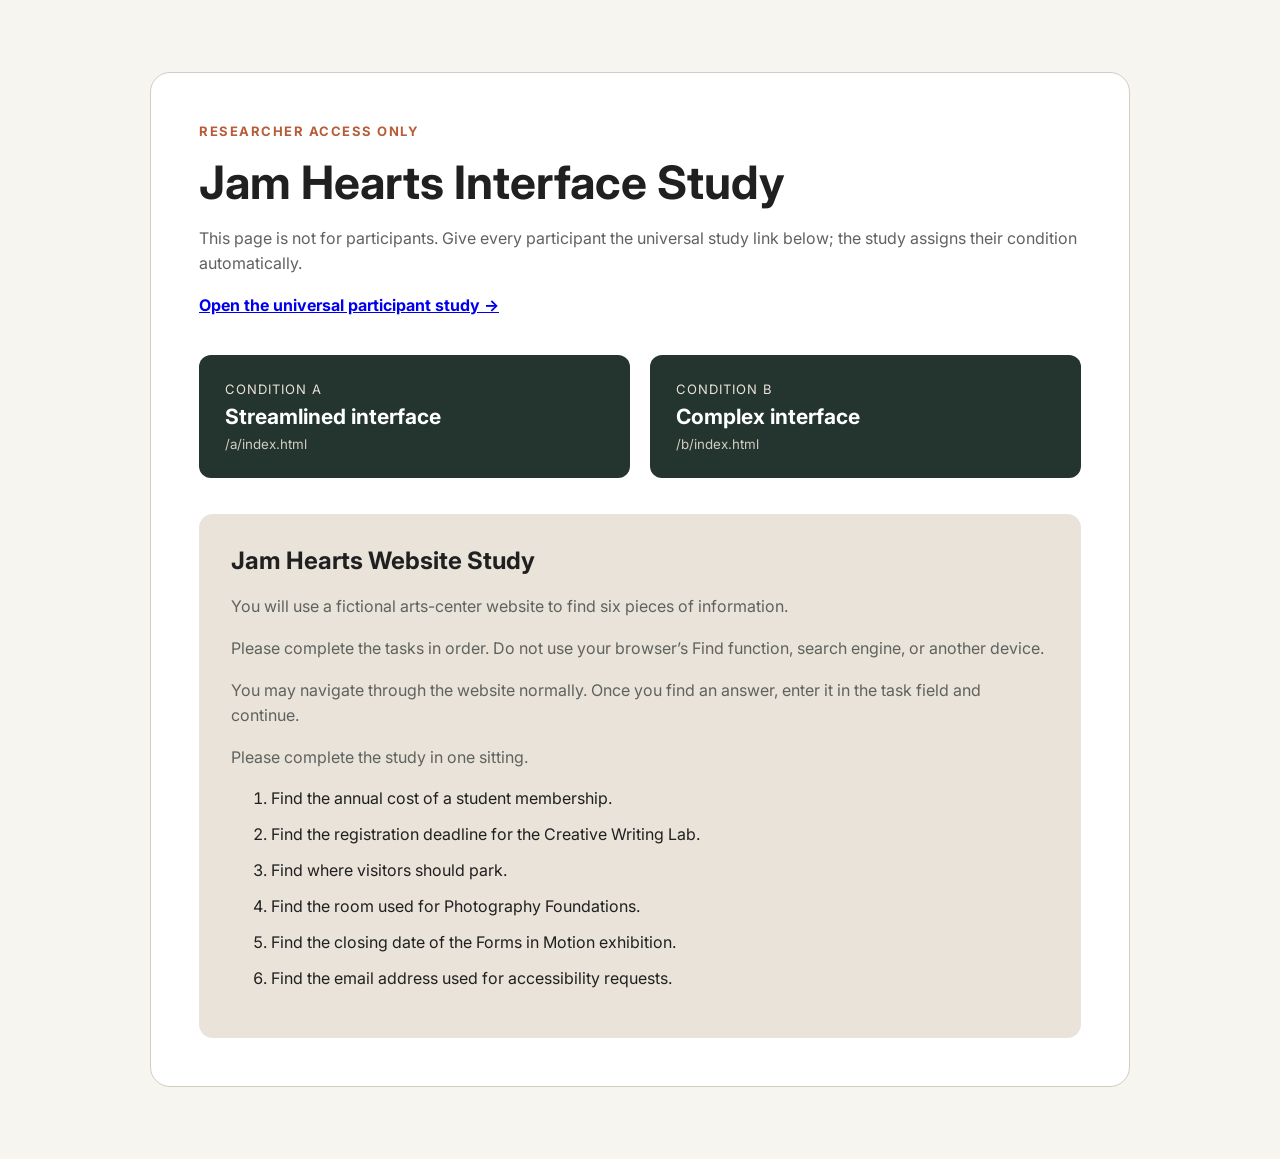
<file: index.html>
<!doctype html>
<html lang="en">
<head>
  <meta charset="utf-8">
  <meta name="viewport" content="width=device-width,initial-scale=1">
  <title>Jam Hearts Interface Study</title>
  <link rel="icon" href="favicon.svg">
  <link rel="preconnect" href="https://fonts.googleapis.com">
  <link rel="preconnect" href="https://fonts.gstatic.com" crossorigin>
  <link href="https://fonts.googleapis.com/css2?family=Inter:wght@400;600;700&display=swap" rel="stylesheet">
  <link rel="stylesheet" href="study.css">
</head>
<body>
  <main class="admin-shell">
    <section class="admin-card">
      <p class="admin-eyebrow">Researcher access only</p>
      <h1>Jam Hearts Interface Study</h1>
      <p>This page is not for participants. Give every participant the universal study link below; the study assigns their condition automatically.</p>
      <p><a href="study.html"><strong>Open the universal participant study →</strong></a></p>
      <div class="condition-links">
        <a href="a/index.html">
          <span>Condition A</span>
          <strong>Streamlined interface</strong>
          <small>/a/index.html</small>
        </a>
        <a href="b/index.html">
          <span>Condition B</span>
          <strong>Complex interface</strong>
          <small>/b/index.html</small>
        </a>
      </div>
      <div class="task-panel">
        <h2>Jam Hearts Website Study</h2>
        <p>You will use a fictional arts-center website to find six pieces of information.</p>
        <p>Please complete the tasks in order. Do not use your browser’s Find function, search engine, or another device.</p>
        <p>You may navigate through the website normally. Once you find an answer, enter it in the task field and continue.</p>
        <p>Please complete the study in one sitting.</p>
        <ol>
          <li>Find the annual cost of a student membership.</li>
          <li>Find the registration deadline for the Creative Writing Lab.</li>
          <li>Find where visitors should park.</li>
          <li>Find the room used for Photography Foundations.</li>
          <li>Find the closing date of the Forms in Motion exhibition.</li>
          <li>Find the email address used for accessibility requests.</li>
        </ol>
      </div>
    </section>
  </main>
</body>
</html>
</file>
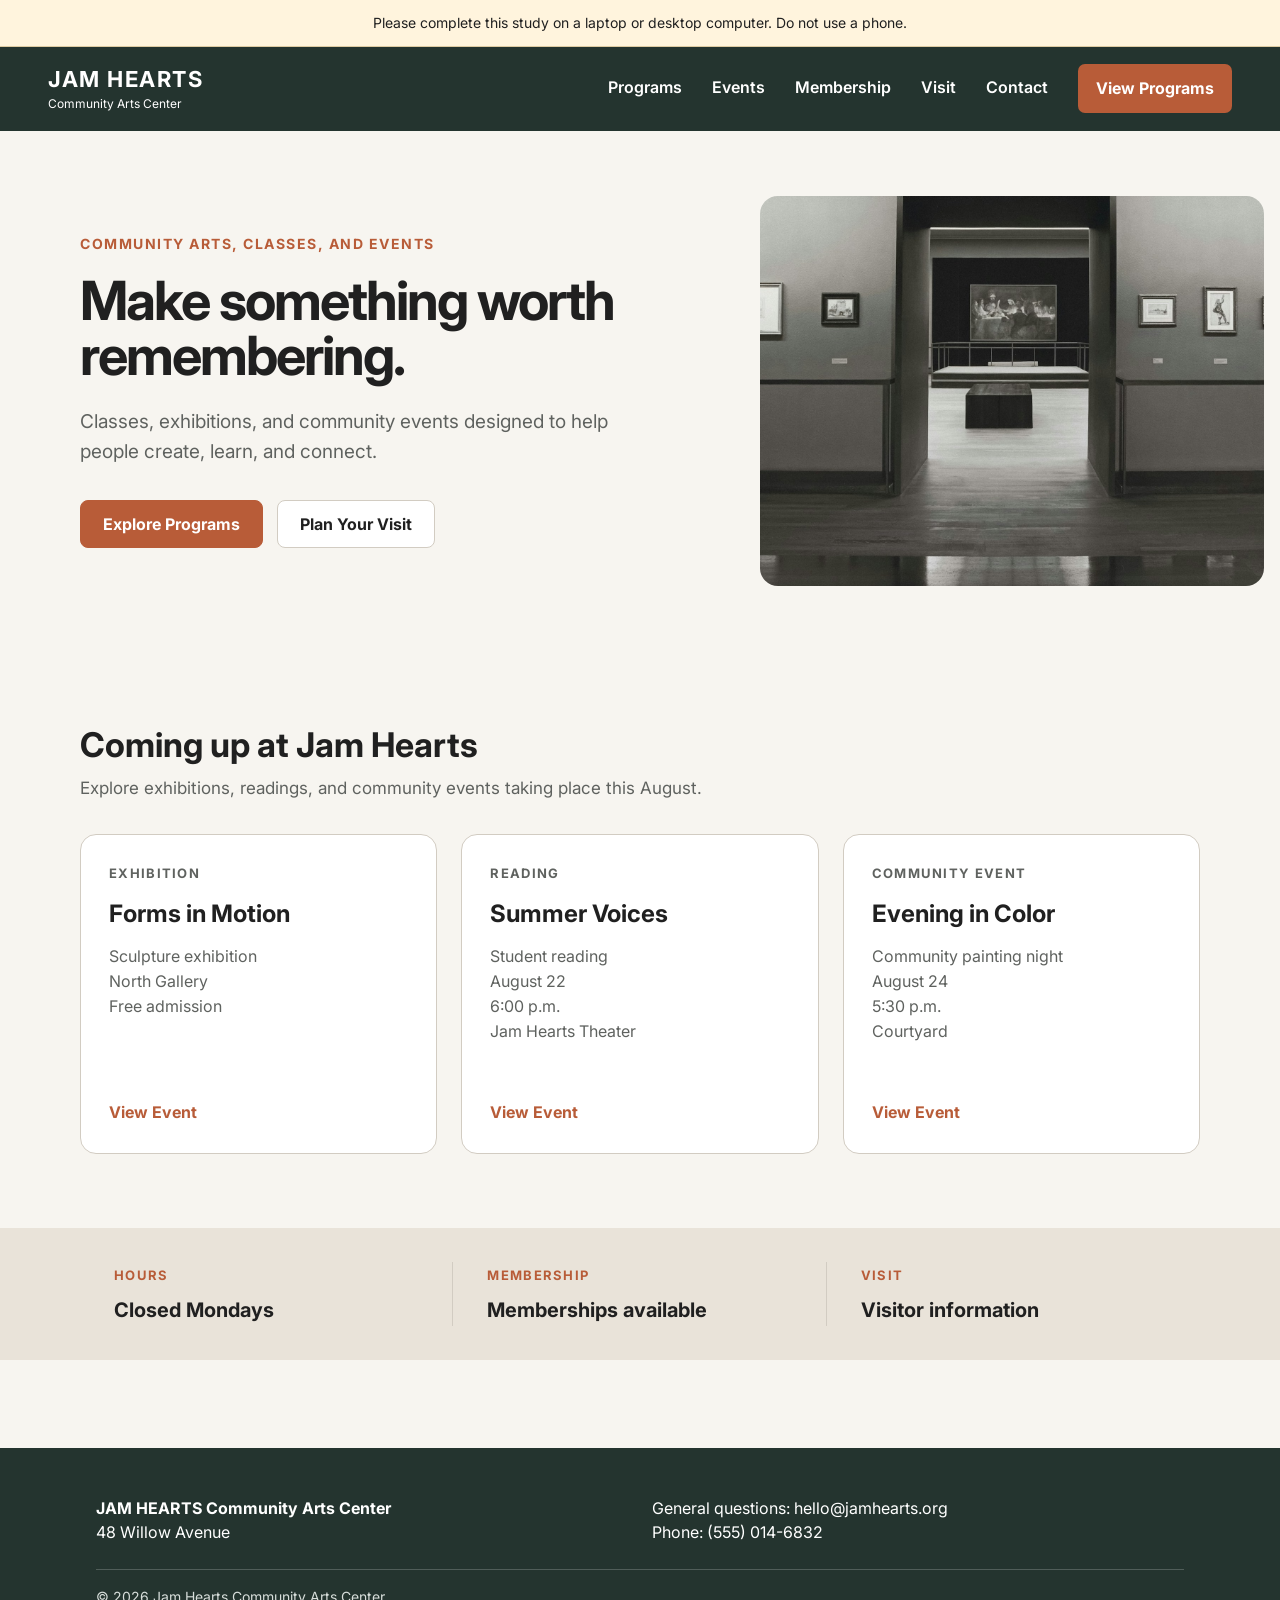
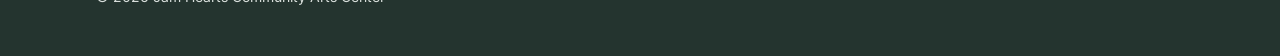
<file: a/index.html>
<!doctype html><html lang="en"><head><meta charset="utf-8"><meta name="viewport" content="width=device-width,initial-scale=1"><title>Jam Hearts Community Arts Center</title><link rel="stylesheet" href="../shared/reset.css"><link rel="stylesheet" href="../shared/base.css"><link rel="stylesheet" href="style-a.css"></head><body data-page="home"><div id="site-header"></div><main class="site-main"><section class="container hero-a"><div class="hero-copy"><p class="eyebrow">Community arts, classes, and events</p><h1>Make something worth remembering.</h1><p>Classes, exhibitions, and community events designed to help people create, learn, and connect.</p><div class="hero-actions"><a class="button" href="programs.html">Explore Programs</a><a class="button light" href="visit.html">Plan Your Visit</a></div></div><img class="hero-image" src="../shared/assets/hero-placeholder.jpg" alt="A neutral community art studio"></section><section class="section"><div class="container"><h2 class="section-heading">Coming up at Jam Hearts</h2><p class="section-sub">Explore exhibitions, readings, and community events taking place this August.</p><div class="card-grid"><article class="event-card"><p class="category">EXHIBITION</p><h3>Forms in Motion</h3><p>Sculpture exhibition<br>North Gallery<br>Free admission</p><a class="text-link" href="events.html">View Event</a></article><article class="event-card"><p class="category">READING</p><h3>Summer Voices</h3><p>Student reading<br>August 22<br>6:00 p.m.<br>Jam Hearts Theater</p><a class="text-link" href="events.html">View Event</a></article><article class="event-card"><p class="category">COMMUNITY EVENT</p><h3>Evening in Color</h3><p>Community painting night<br>August 24<br>5:30 p.m.<br>Courtyard</p><a class="text-link" href="events.html">View Event</a></article></div></div></section><section class="quick-strip"><div class="container quick-grid"><div><span class="category">HOURS</span><strong>Closed Mondays</strong></div><div><span class="category">MEMBERSHIP</span><strong>Memberships available</strong></div><div><span class="category">VISIT</span><strong>Visitor information</strong></div></div></section></main><div id="site-footer"></div><script src="script-a.js"></script></body></html>
</file>
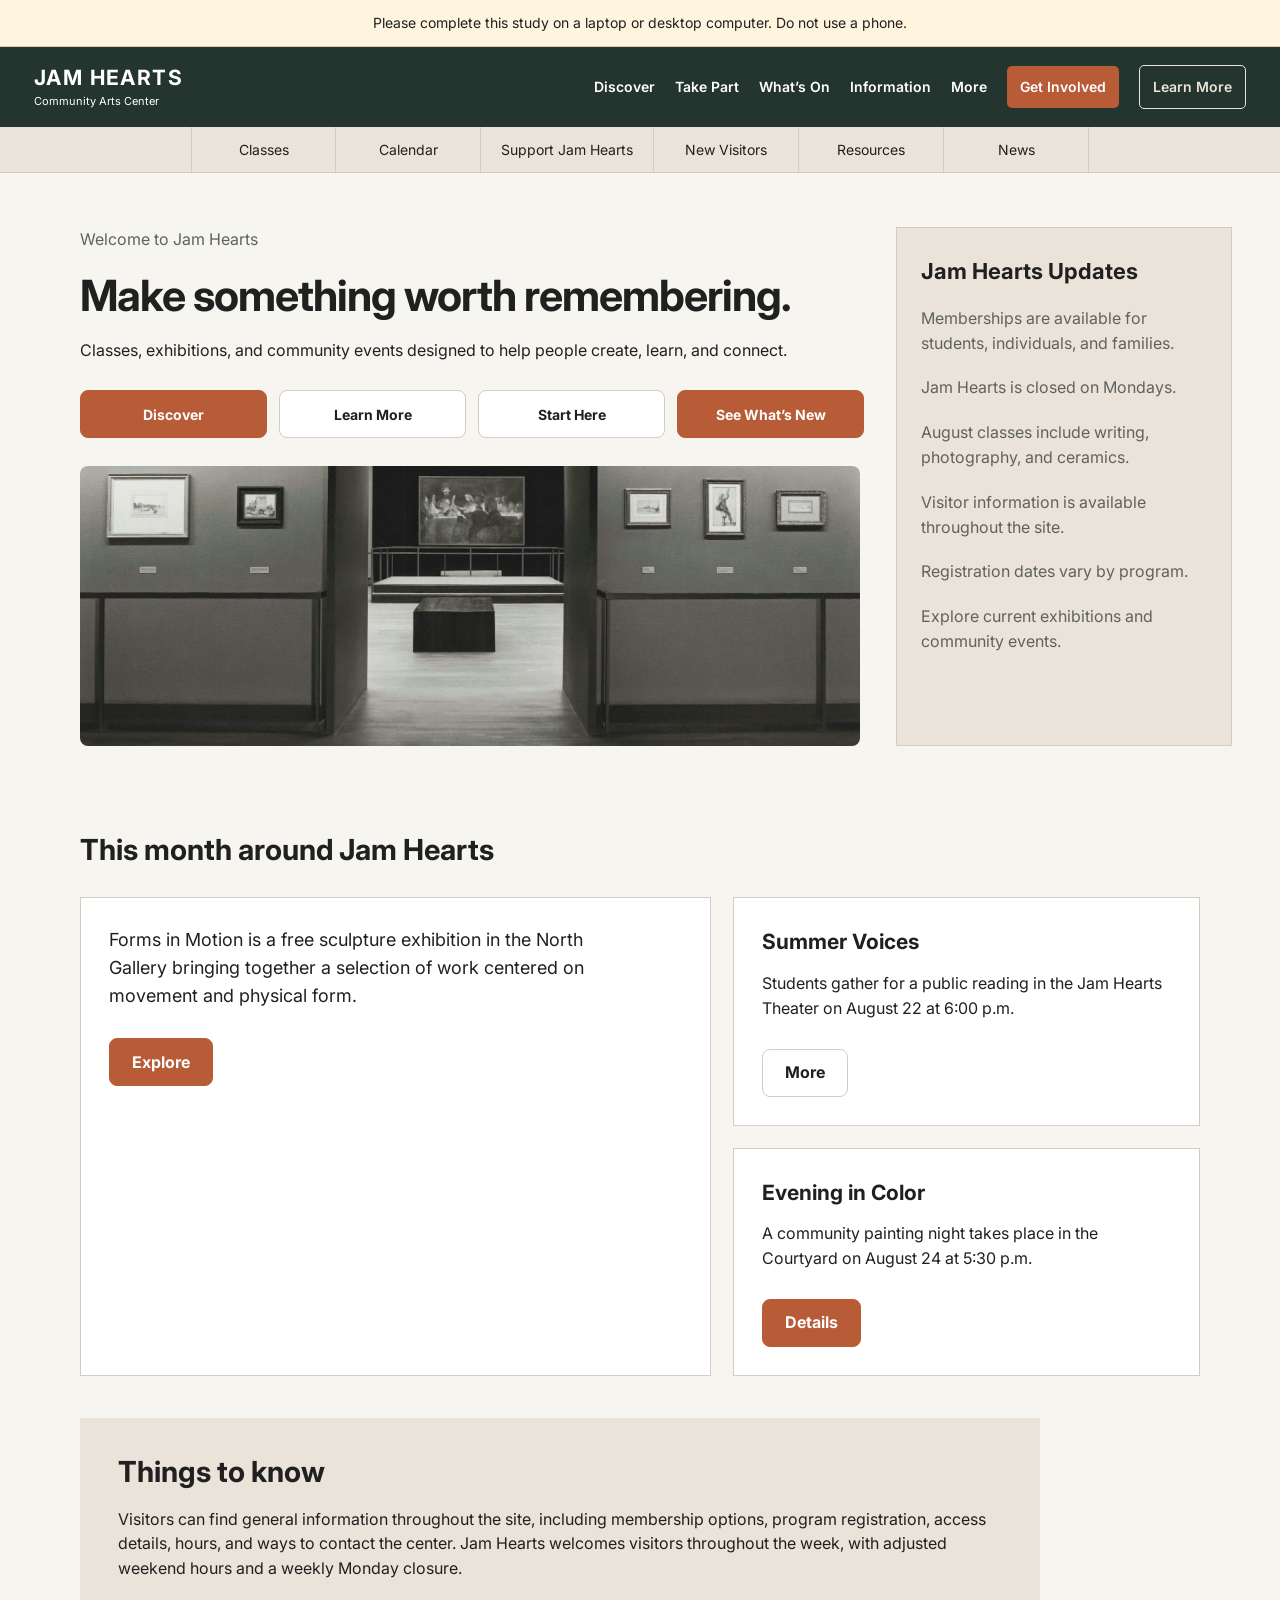
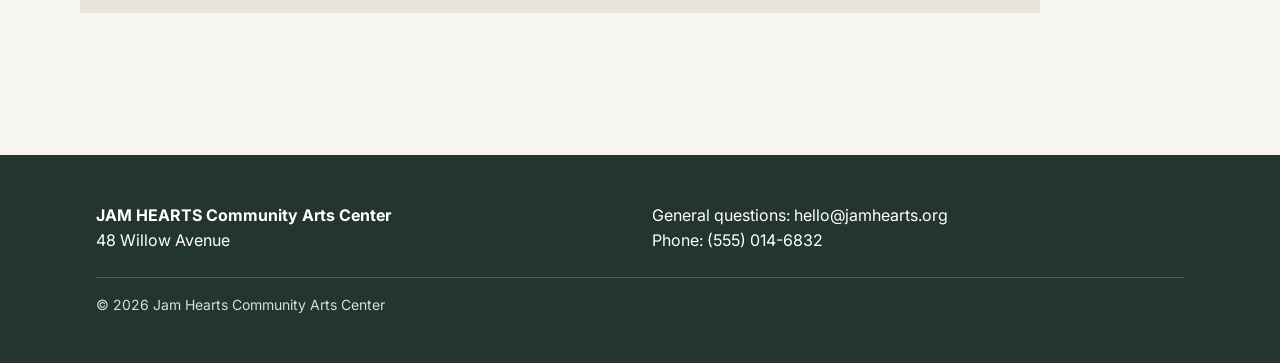
<file: b/index.html>
<!doctype html><html lang="en"><head><meta charset="utf-8"><meta name="viewport" content="width=device-width,initial-scale=1"><title>Jam Hearts Community Arts Center</title><link rel="stylesheet" href="../shared/reset.css"><link rel="stylesheet" href="../shared/base.css"><link rel="stylesheet" href="style-b.css"></head><body><div id="site-header"></div><main class="site-main"><section class="container top-b"><div class="top-copy"><p class="welcome">Welcome to Jam Hearts</p><h1>Make something worth remembering.</h1><p>Classes, exhibitions, and community events designed to help people create, learn, and connect.</p><div class="button-row"><a class="button" href="programs.html">Discover</a><a class="button light" href="events.html">Learn More</a><a class="button light" href="visit.html">Start Here</a><a class="button" href="membership.html">See What’s New</a></div><img class="hero-wide" src="../shared/assets/hero-placeholder.jpg" alt="A neutral community art studio"></div><aside class="updates"><h2>Jam Hearts Updates</h2><p>Memberships are available for students, individuals, and families.</p><p>Jam Hearts is closed on Mondays.</p><p>August classes include writing, photography, and ceramics.</p><p>Visitor information is available throughout the site.</p><p>Registration dates vary by program.</p><p>Explore current exhibitions and community events.</p></aside></section><section class="container section-b"><h2>This month around Jam Hearts</h2><div class="event-mosaic"><article class="large-card"><p>Forms in Motion is a free sculpture exhibition in the North Gallery bringing together a selection of work centered on movement and physical form.</p><a class="button" href="events.html">Explore</a></article><article class="small-card"><h3>Summer Voices</h3><p>Students gather for a public reading in the Jam Hearts Theater on August 22 at 6:00 p.m.</p><a class="button light" href="events.html">More</a></article><article class="small-card"><h3>Evening in Color</h3><p>A community painting night takes place in the Courtyard on August 24 at 5:30 p.m.</p><a class="button" href="events.html">Details</a></article></div><div class="things"><h2>Things to know</h2><p>Visitors can find general information throughout the site, including membership options, program registration, access details, hours, and ways to contact the center. Jam Hearts welcomes visitors throughout the week, with adjusted weekend hours and a weekly Monday closure.</p></div></section></main><div id="site-footer"></div><script src="script-b.js"></script></body></html>
</file>
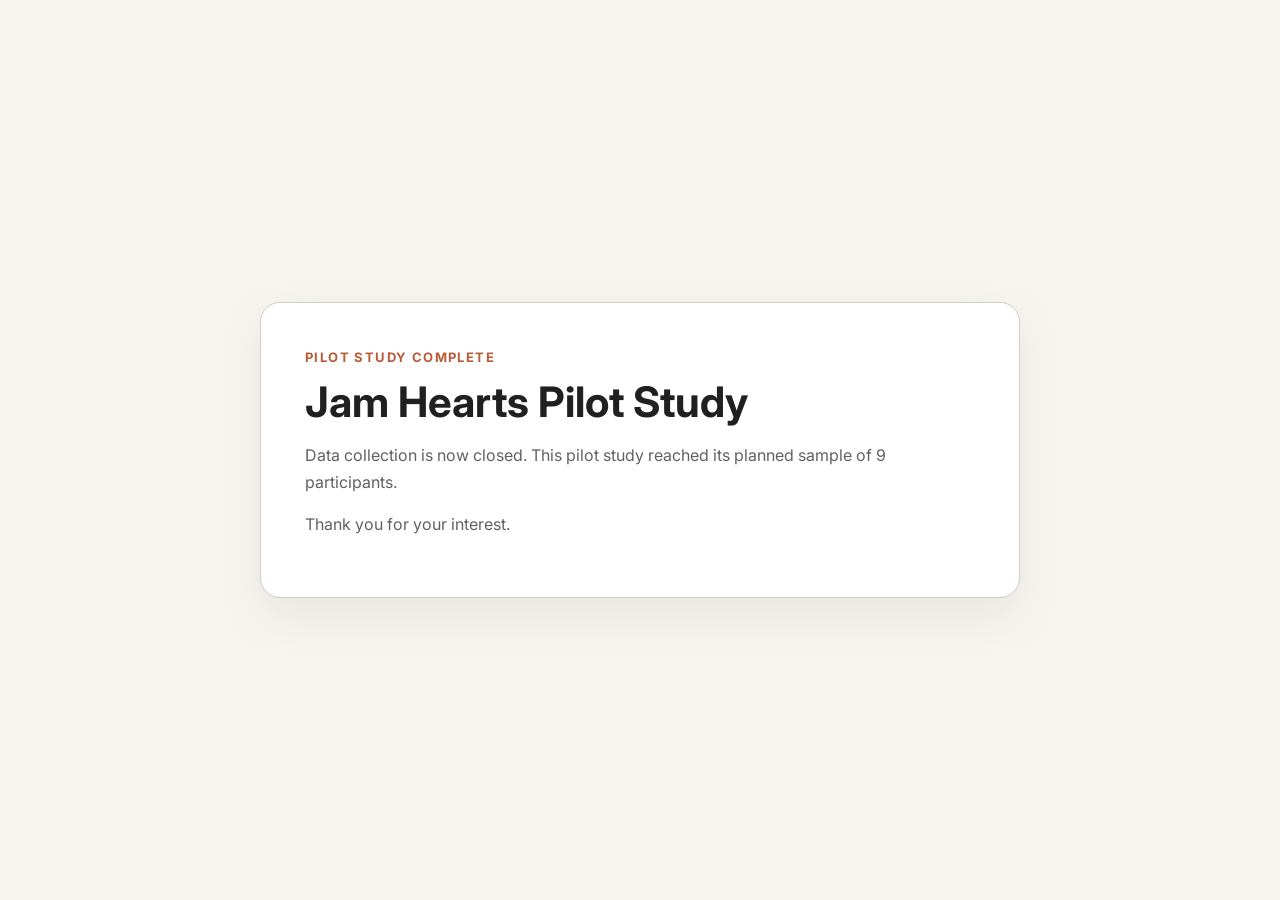
<file: study.html>
<!doctype html>
<html lang="en">
<head>
  <meta charset="utf-8">
  <meta name="viewport" content="width=device-width,initial-scale=1">
  <title>Jam Hearts Website Study</title>
  <link rel="icon" href="favicon.svg">
  <link rel="preconnect" href="https://fonts.googleapis.com">
  <link rel="preconnect" href="https://fonts.gstatic.com" crossorigin>
  <link href="https://fonts.googleapis.com/css2?family=Inter:wght@400;500;600;700&display=swap" rel="stylesheet">
  <link rel="stylesheet" href="experiment.css?v=20260802-2">
</head>
<body>
  <main id="study-app" aria-live="polite"></main>
  <script src="study-config.js?v=20260802-2"></script>
  <script src="experiment.js?v=20261004-pilot-closed"></script>
</body>
</html>
</file>
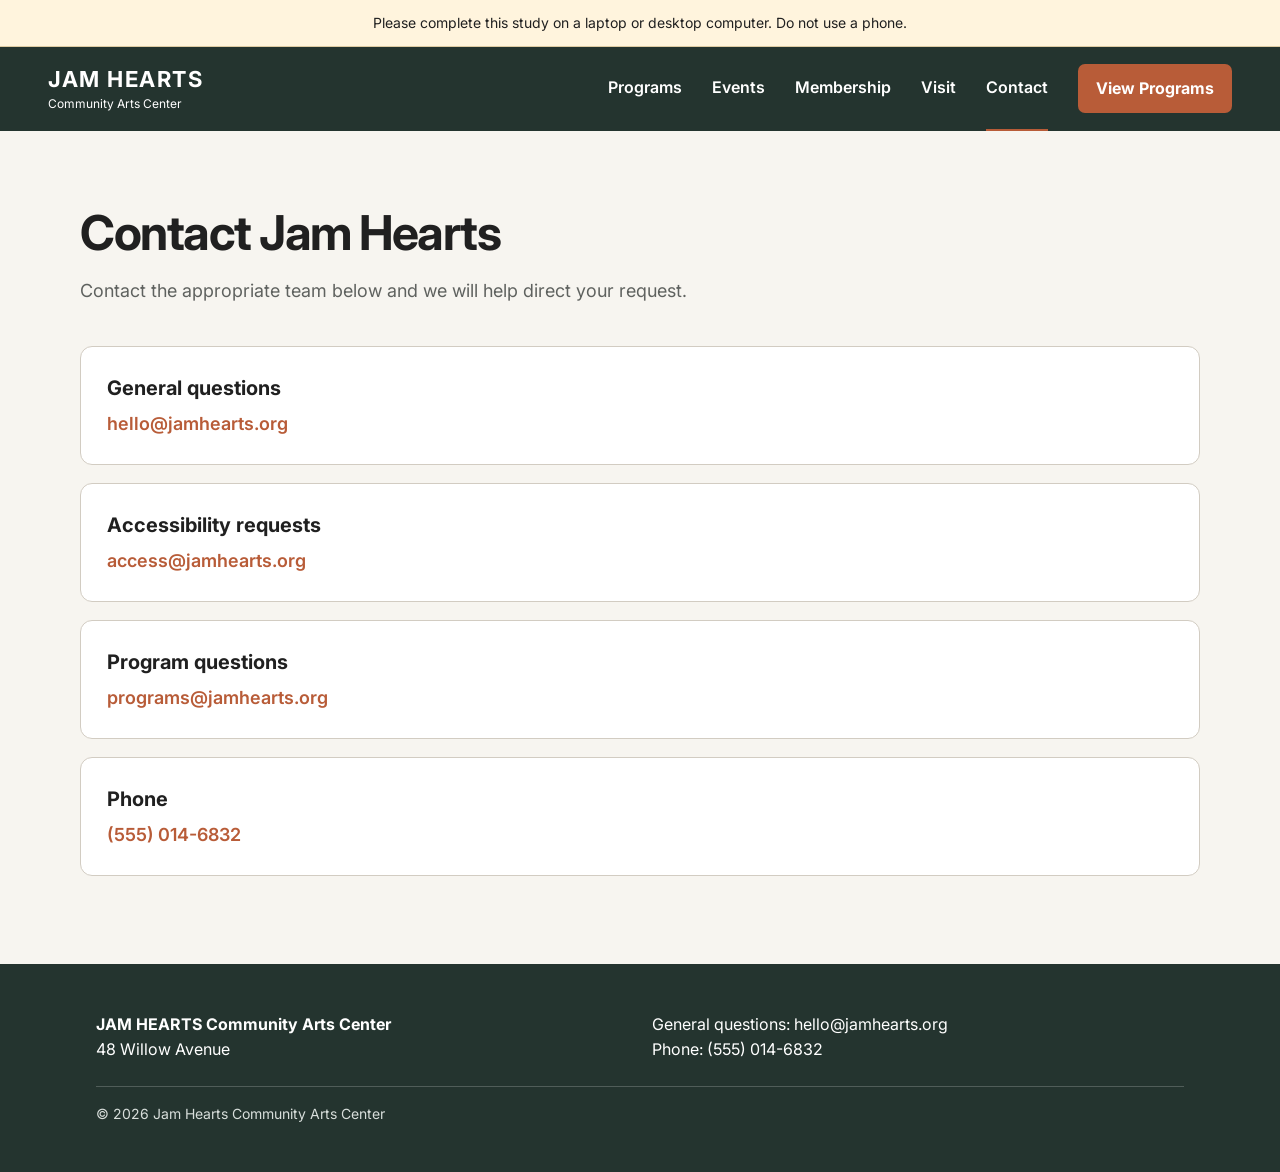
<file: a/contact.html>
<!doctype html><html lang="en"><head><meta charset="utf-8"><meta name="viewport" content="width=device-width,initial-scale=1"><title>Contact — Jam Hearts</title><link rel="stylesheet" href="../shared/reset.css"><link rel="stylesheet" href="../shared/base.css"><link rel="stylesheet" href="style-a.css"></head><body data-page="contact"><div id="site-header"></div><main class="site-main"><header class="container page-hero"><h1>Contact Jam Hearts</h1><p>Contact the appropriate team below and we will help direct your request.</p></header><section class="container contact-list"><article class="contact-row"><h2>General questions</h2><a href="mailto:hello@jamhearts.org">hello@jamhearts.org</a></article><article class="contact-row"><h2>Accessibility requests</h2><a href="mailto:access@jamhearts.org">access@jamhearts.org</a></article><article class="contact-row"><h2>Program questions</h2><a href="mailto:programs@jamhearts.org">programs@jamhearts.org</a></article><article class="contact-row"><h2>Phone</h2><p>(555) 014-6832</p></article></section></main><div id="site-footer"></div><script src="script-a.js"></script></body></html>
</file>
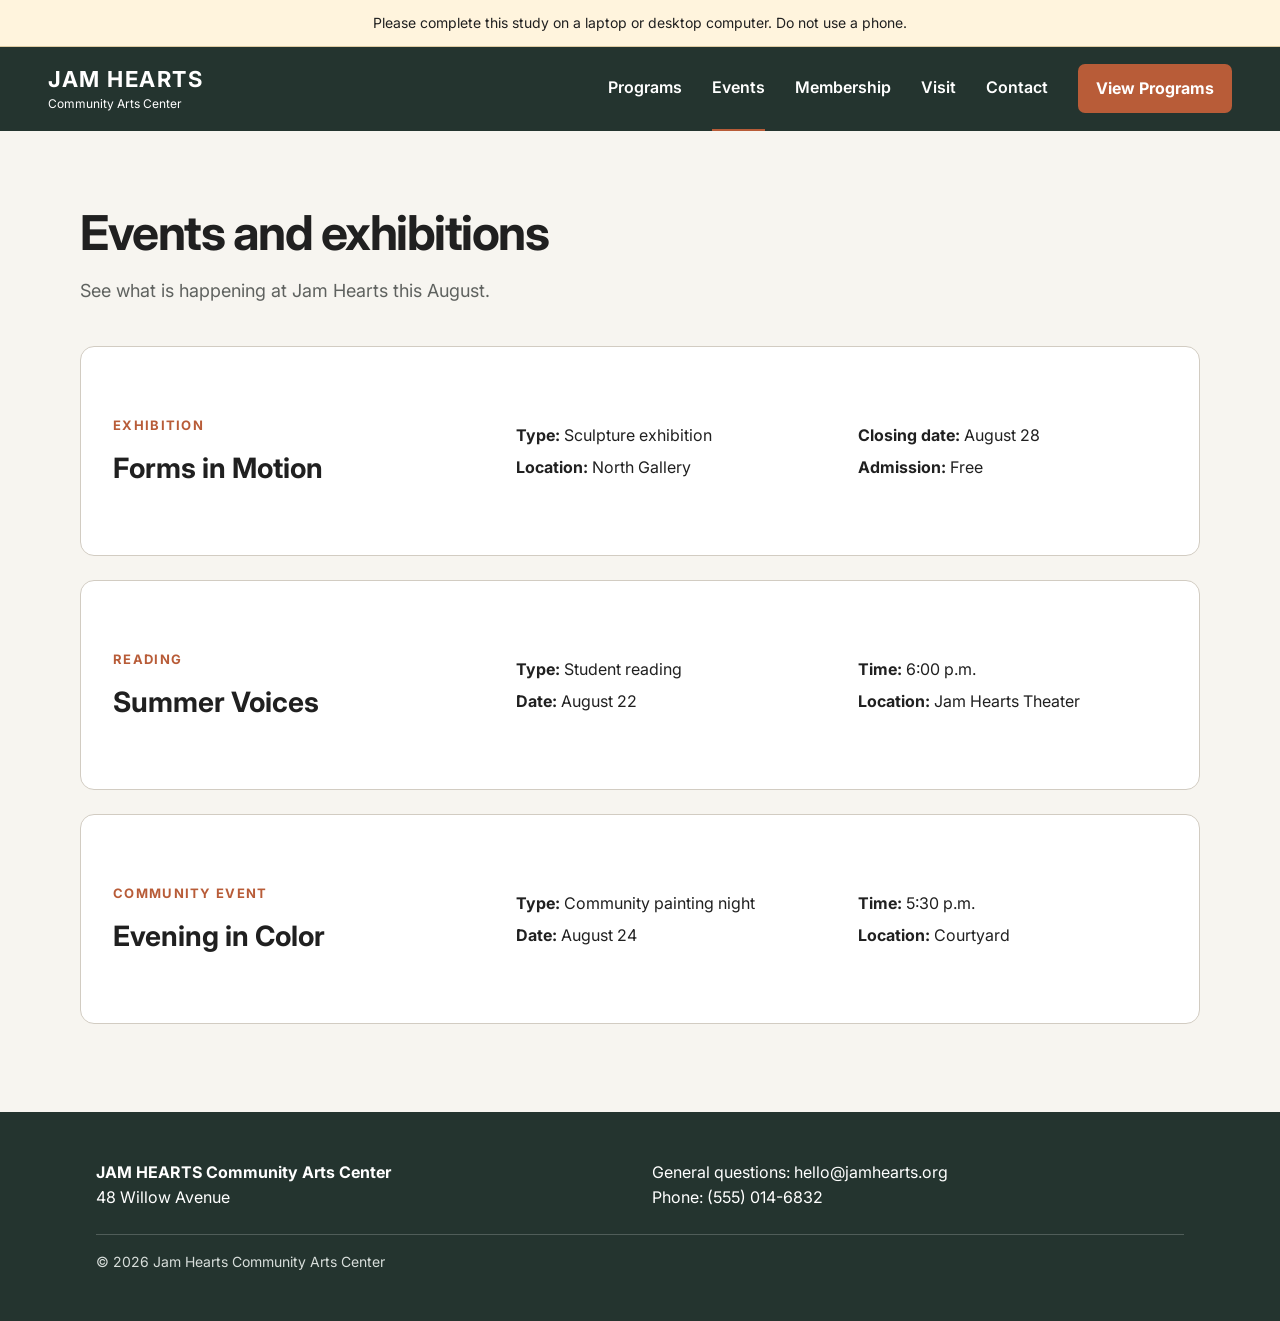
<file: a/events.html>
<!doctype html><html lang="en"><head><meta charset="utf-8"><meta name="viewport" content="width=device-width,initial-scale=1"><title>Events — Jam Hearts</title><link rel="stylesheet" href="../shared/reset.css"><link rel="stylesheet" href="../shared/base.css"><link rel="stylesheet" href="style-a.css"></head><body data-page="events"><div id="site-header"></div><main class="site-main"><header class="container page-hero"><h1>Events and exhibitions</h1><p>See what is happening at Jam Hearts this August.</p></header><section class="container stack"><article class="horizontal-card"><div><span class="category">EXHIBITION</span><h2>Forms in Motion</h2></div><div class="facts"><span><strong>Type:</strong> Sculpture exhibition</span><span><strong>Location:</strong> North Gallery</span></div><div class="facts"><span><strong>Closing date:</strong> August 28</span><span><strong>Admission:</strong> Free</span></div></article><article class="horizontal-card"><div><span class="category">READING</span><h2>Summer Voices</h2></div><div class="facts"><span><strong>Type:</strong> Student reading</span><span><strong>Date:</strong> August 22</span></div><div class="facts"><span><strong>Time:</strong> 6:00 p.m.</span><span><strong>Location:</strong> Jam Hearts Theater</span></div></article><article class="horizontal-card"><div><span class="category">COMMUNITY EVENT</span><h2>Evening in Color</h2></div><div class="facts"><span><strong>Type:</strong> Community painting night</span><span><strong>Date:</strong> August 24</span></div><div class="facts"><span><strong>Time:</strong> 5:30 p.m.</span><span><strong>Location:</strong> Courtyard</span></div></article></section></main><div id="site-footer"></div><script src="script-a.js"></script></body></html>
</file>
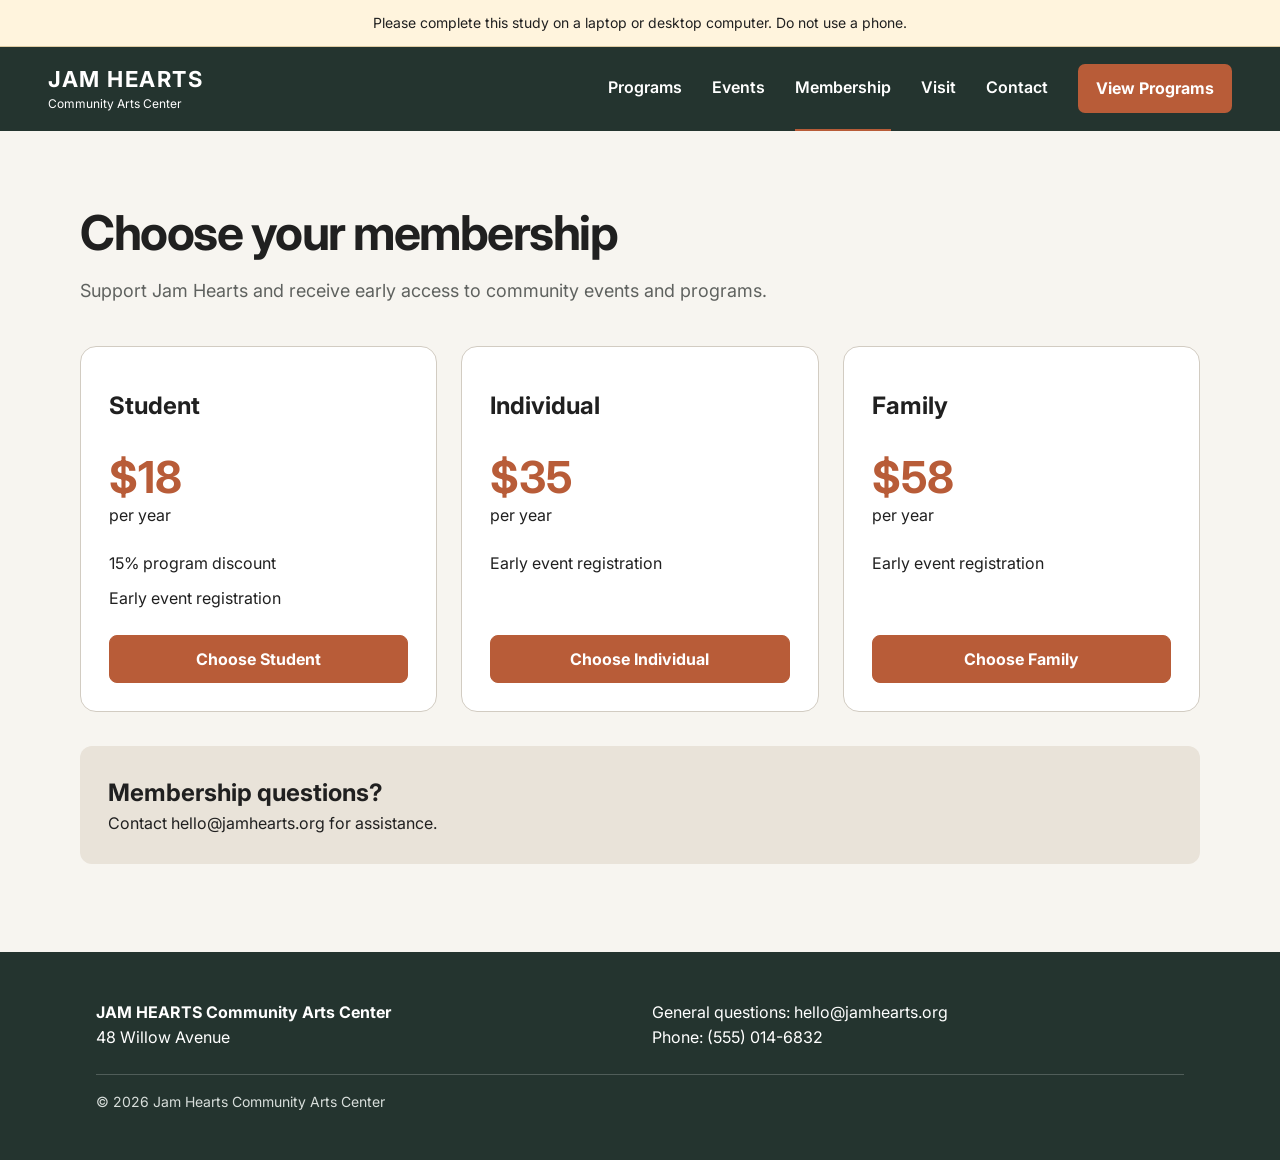
<file: a/membership.html>
<!doctype html><html lang="en"><head><meta charset="utf-8"><meta name="viewport" content="width=device-width,initial-scale=1"><title>Membership — Jam Hearts</title><link rel="stylesheet" href="../shared/reset.css"><link rel="stylesheet" href="../shared/base.css"><link rel="stylesheet" href="style-a.css"></head><body data-page="membership"><div id="site-header"></div><main class="site-main"><header class="container page-hero"><h1>Choose your membership</h1><p>Support Jam Hearts and receive early access to community events and programs.</p></header><section class="container"><div class="card-grid"><article class="price-card"><h3>Student</h3><p class="price">$18</p><p>per year</p><ul><li>15% program discount</li><li>Early event registration</li></ul><a class="button" href="#membership-help">Choose Student</a></article><article class="price-card"><h3>Individual</h3><p class="price">$35</p><p>per year</p><ul><li>Early event registration</li></ul><a class="button" href="#membership-help">Choose Individual</a></article><article class="price-card"><h3>Family</h3><p class="price">$58</p><p>per year</p><ul><li>Early event registration</li></ul><a class="button" href="#membership-help">Choose Family</a></article></div><div id="membership-help" class="info-panel"><h2>Membership questions?</h2><p>Contact hello@jamhearts.org for assistance.</p></div></section></main><div id="site-footer"></div><script src="script-a.js"></script></body></html>
</file>
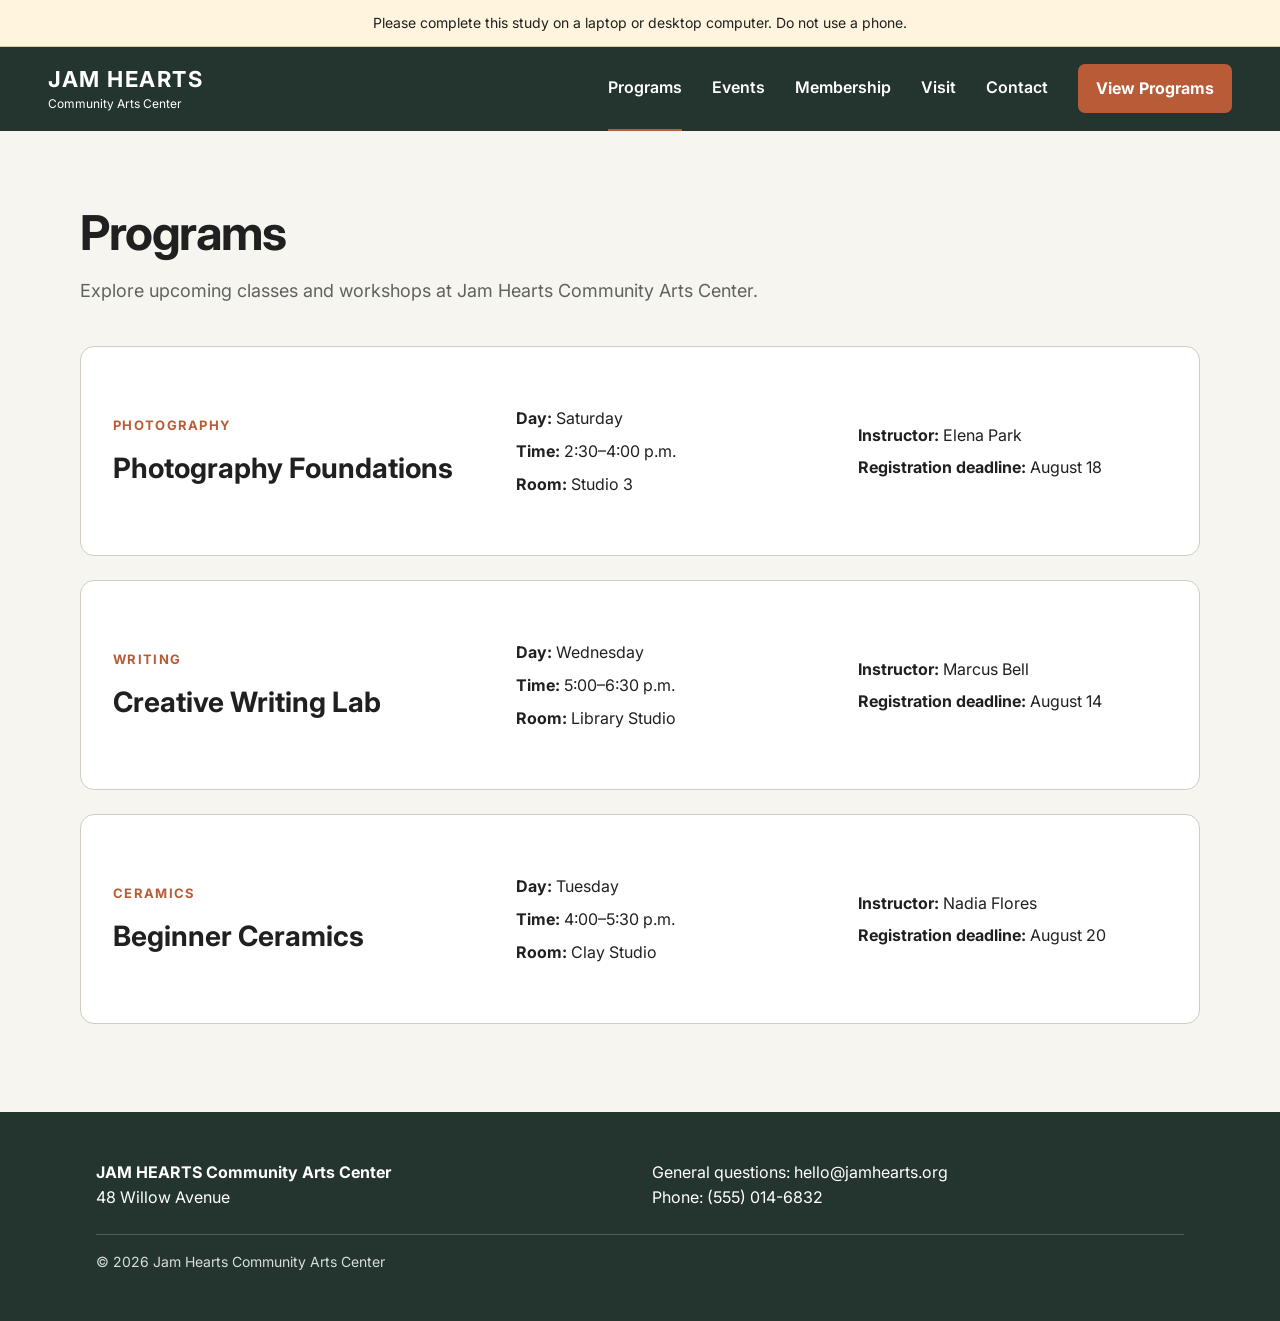
<file: a/programs.html>
<!doctype html><html lang="en"><head><meta charset="utf-8"><meta name="viewport" content="width=device-width,initial-scale=1"><title>Programs — Jam Hearts</title><link rel="stylesheet" href="../shared/reset.css"><link rel="stylesheet" href="../shared/base.css"><link rel="stylesheet" href="style-a.css"></head><body data-page="programs"><div id="site-header"></div><main class="site-main"><header class="container page-hero"><h1>Programs</h1><p>Explore upcoming classes and workshops at Jam Hearts Community Arts Center.</p></header><section class="container stack"><article id="photography" class="horizontal-card"><div><span class="category">PHOTOGRAPHY</span><h2>Photography Foundations</h2></div><div class="facts"><span><strong>Day:</strong> Saturday</span><span><strong>Time:</strong> 2:30–4:00 p.m.</span><span><strong>Room:</strong> Studio 3</span></div><div class="facts"><span><strong>Instructor:</strong> Elena Park</span><span><strong>Registration deadline:</strong> August 18</span></div></article><article id="writing" class="horizontal-card"><div><span class="category">WRITING</span><h2>Creative Writing Lab</h2></div><div class="facts"><span><strong>Day:</strong> Wednesday</span><span><strong>Time:</strong> 5:00–6:30 p.m.</span><span><strong>Room:</strong> Library Studio</span></div><div class="facts"><span><strong>Instructor:</strong> Marcus Bell</span><span><strong>Registration deadline:</strong> August 14</span></div></article><article id="ceramics" class="horizontal-card"><div><span class="category">CERAMICS</span><h2>Beginner Ceramics</h2></div><div class="facts"><span><strong>Day:</strong> Tuesday</span><span><strong>Time:</strong> 4:00–5:30 p.m.</span><span><strong>Room:</strong> Clay Studio</span></div><div class="facts"><span><strong>Instructor:</strong> Nadia Flores</span><span><strong>Registration deadline:</strong> August 20</span></div></article></section></main><div id="site-footer"></div><script src="script-a.js"></script></body></html>
</file>
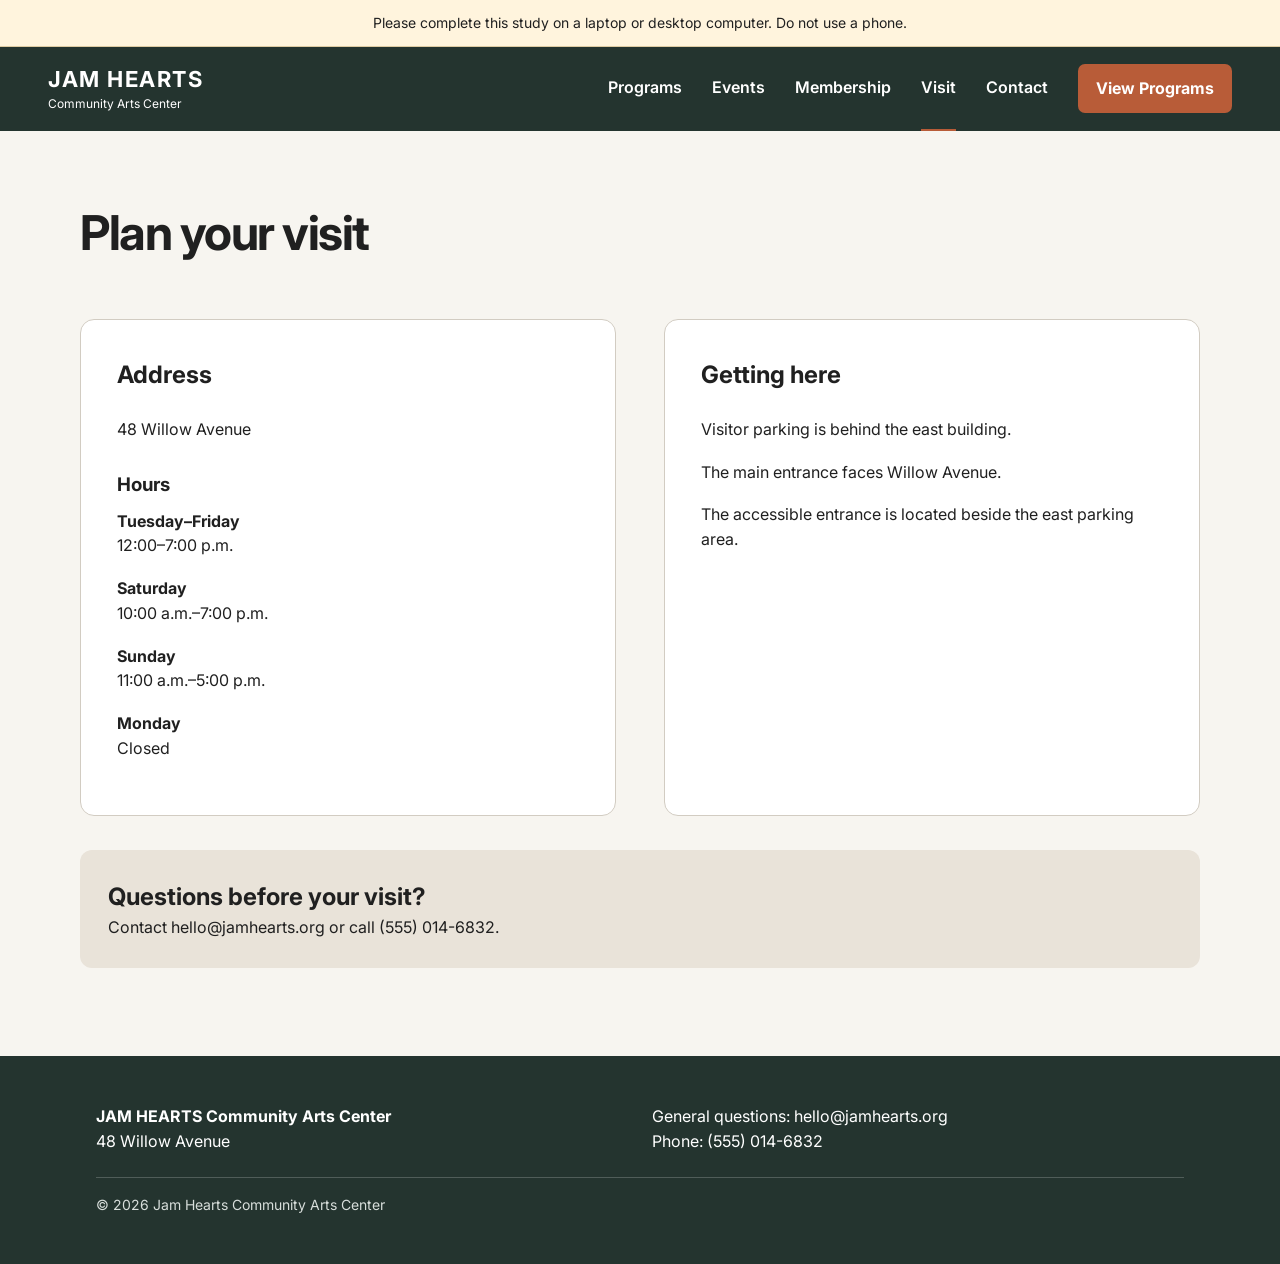
<file: a/visit.html>
<!doctype html><html lang="en"><head><meta charset="utf-8"><meta name="viewport" content="width=device-width,initial-scale=1"><title>Visit — Jam Hearts</title><link rel="stylesheet" href="../shared/reset.css"><link rel="stylesheet" href="../shared/base.css"><link rel="stylesheet" href="style-a.css"></head><body data-page="visit"><div id="site-header"></div><main class="site-main"><header class="container page-hero"><h1>Plan your visit</h1></header><section class="container"><div class="visit-grid"><article class="visit-panel"><h2>Address</h2><p>48 Willow Avenue</p><h3>Hours</h3><p><strong>Tuesday–Friday</strong><br>12:00–7:00 p.m.</p><p><strong>Saturday</strong><br>10:00 a.m.–7:00 p.m.</p><p><strong>Sunday</strong><br>11:00 a.m.–5:00 p.m.</p><p><strong>Monday</strong><br>Closed</p></article><article class="visit-panel"><h2>Getting here</h2><p>Visitor parking is behind the east building.</p><p>The main entrance faces Willow Avenue.</p><p>The accessible entrance is located beside the east parking area.</p></article></div><div class="info-panel"><h2>Questions before your visit?</h2><p>Contact hello@jamhearts.org or call (555) 014-6832.</p></div></section></main><div id="site-footer"></div><script src="script-a.js"></script></body></html>
</file>
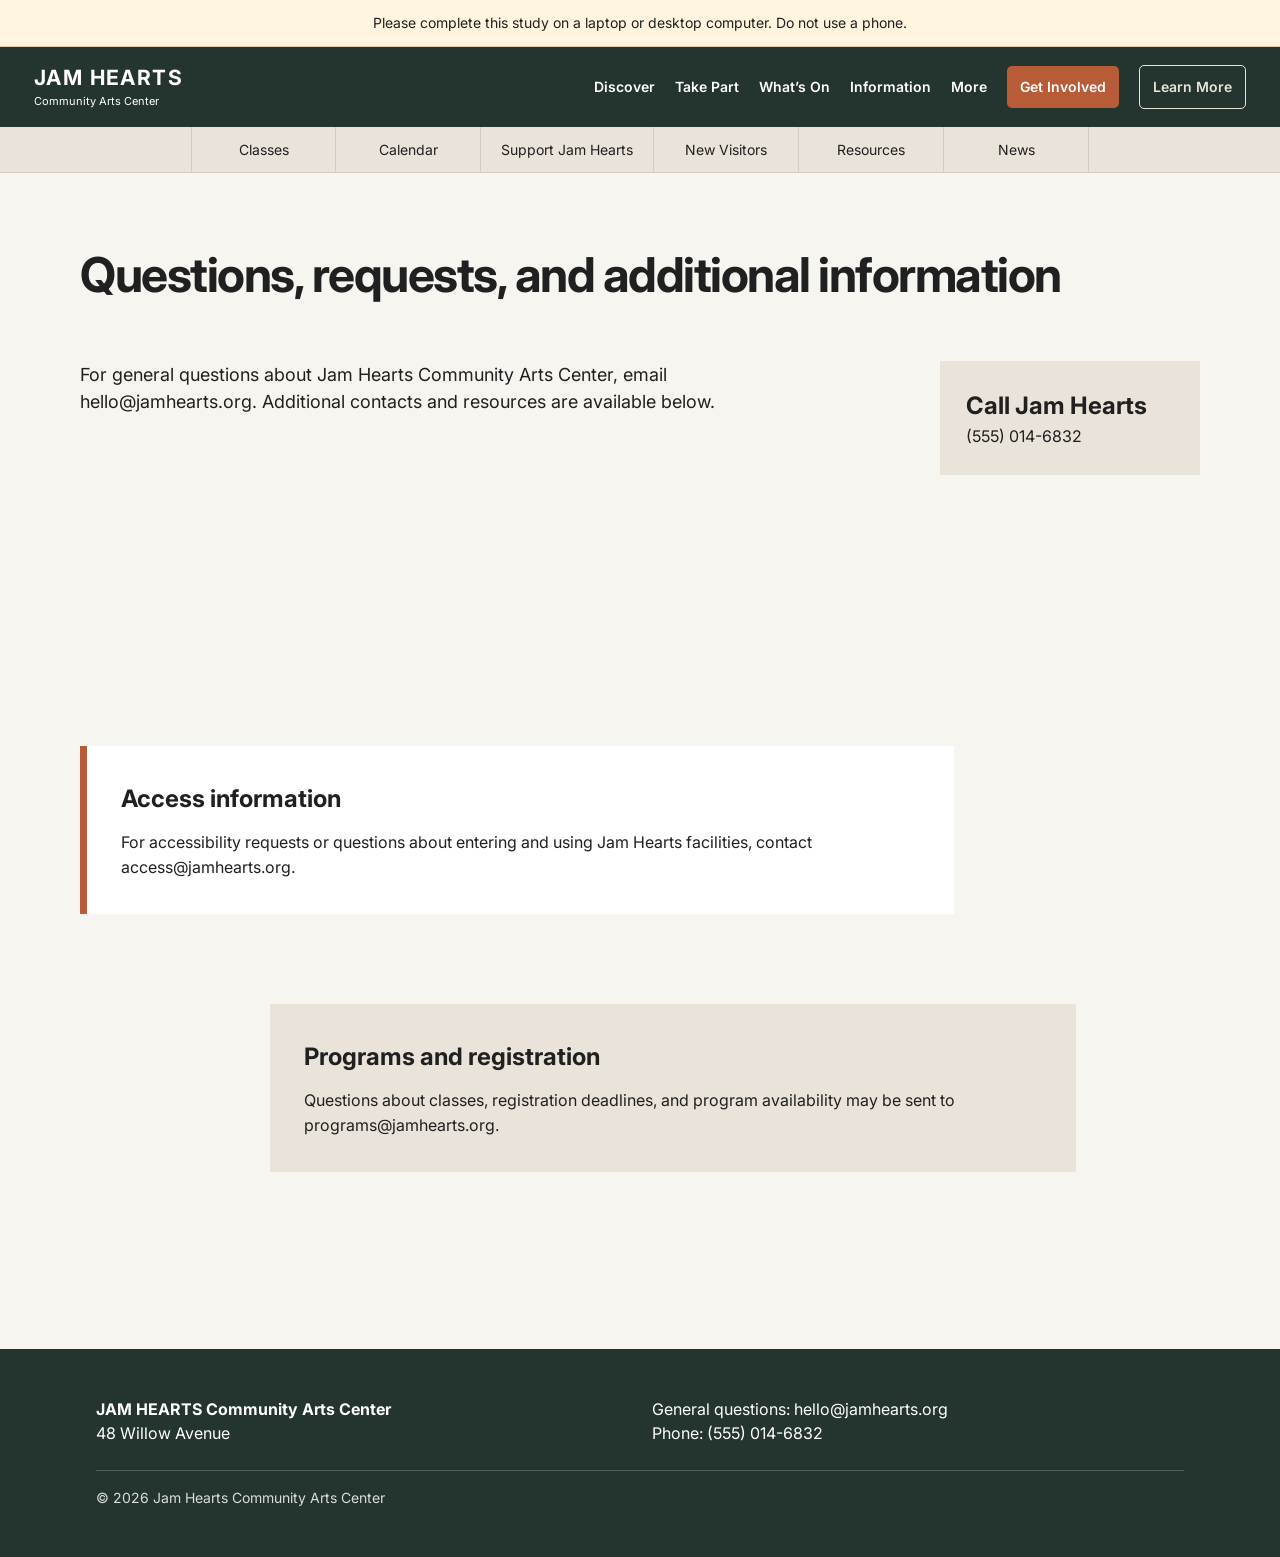
<file: b/contact.html>
<!doctype html><html lang="en"><head><meta charset="utf-8"><meta name="viewport" content="width=device-width,initial-scale=1"><title>Questions and Requests — Jam Hearts</title><link rel="stylesheet" href="../shared/reset.css"><link rel="stylesheet" href="../shared/base.css"><link rel="stylesheet" href="style-b.css"></head><body><div id="site-header"></div><main class="site-main"><header class="container page-hero"><h1>Questions, requests, and additional information</h1></header><section class="container contact-b"><p class="contact-intro">For general questions about Jam Hearts Community Arts Center, email hello@jamhearts.org. Additional contacts and resources are available below.</p><aside class="callout"><h2>Call Jam Hearts</h2><p>(555) 014-6832</p></aside><section class="access-block"><h2>Access information</h2><p>For accessibility requests or questions about entering and using Jam Hearts facilities, contact access@jamhearts.org.</p></section><section class="program-block"><h2>Programs and registration</h2><p>Questions about classes, registration deadlines, and program availability may be sent to programs@jamhearts.org.</p></section></section></main><div id="site-footer"></div><script src="script-b.js"></script></body></html>
</file>
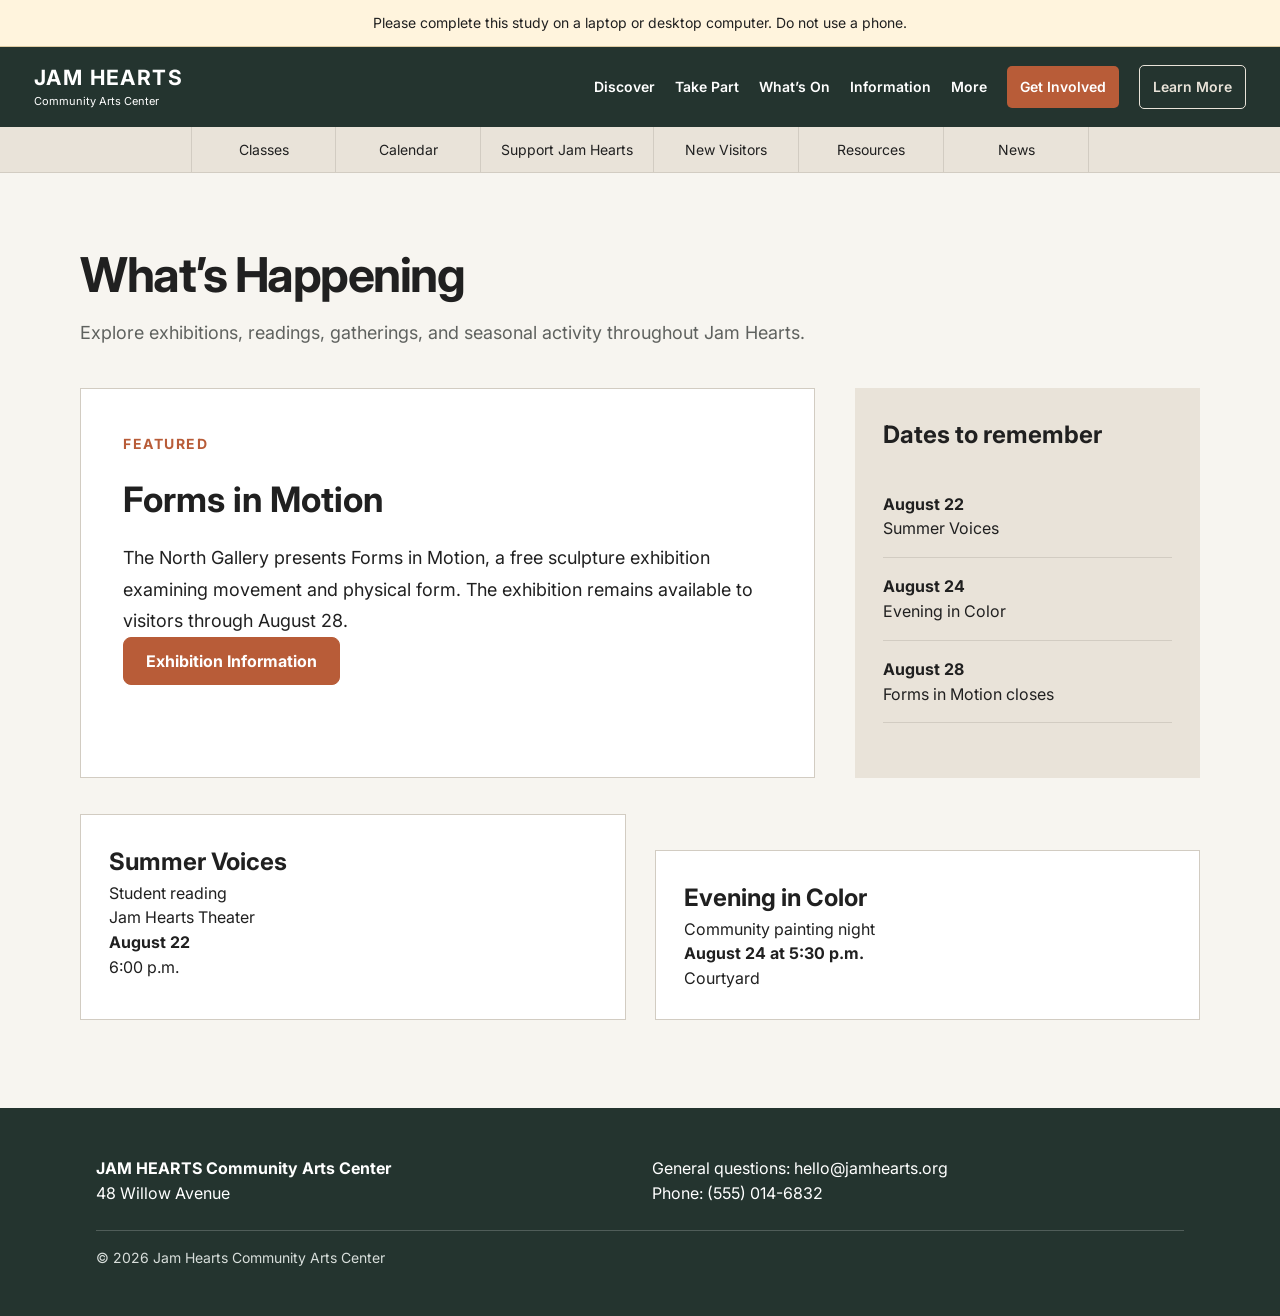
<file: b/events.html>
<!doctype html><html lang="en"><head><meta charset="utf-8"><meta name="viewport" content="width=device-width,initial-scale=1"><title>What’s Happening — Jam Hearts</title><link rel="stylesheet" href="../shared/reset.css"><link rel="stylesheet" href="../shared/base.css"><link rel="stylesheet" href="style-b.css"></head><body><div id="site-header"></div><main class="site-main"><header class="container page-hero"><h1>What’s Happening</h1><p>Explore exhibitions, readings, gatherings, and seasonal activity throughout Jam Hearts.</p></header><section class="container"><div class="events-layout"><article class="featured"><span class="eyebrow">FEATURED</span><h2>Forms in Motion</h2><p>The North Gallery presents Forms in Motion, a free sculpture exhibition examining movement and physical form. The exhibition remains available to visitors through August 28.</p><a class="button" href="#event-tiles">Exhibition Information</a></article><aside class="dates"><h2>Dates to remember</h2><div class="date-item"><strong>August 22</strong><br>Summer Voices</div><div class="date-item"><strong>August 24</strong><br>Evening in Color</div><div class="date-item"><strong>August 28</strong><br>Forms in Motion closes</div></aside></div><div id="event-tiles" class="lower-tiles"><article class="tile"><h2>Summer Voices</h2><p>Student reading<br>Jam Hearts Theater</p><p><strong>August 22</strong><br>6:00 p.m.</p></article><article class="tile"><h2>Evening in Color</h2><p>Community painting night</p><p><strong>August 24 at 5:30 p.m.</strong><br>Courtyard</p></article></div></section></main><div id="site-footer"></div><script src="script-b.js"></script></body></html>
</file>
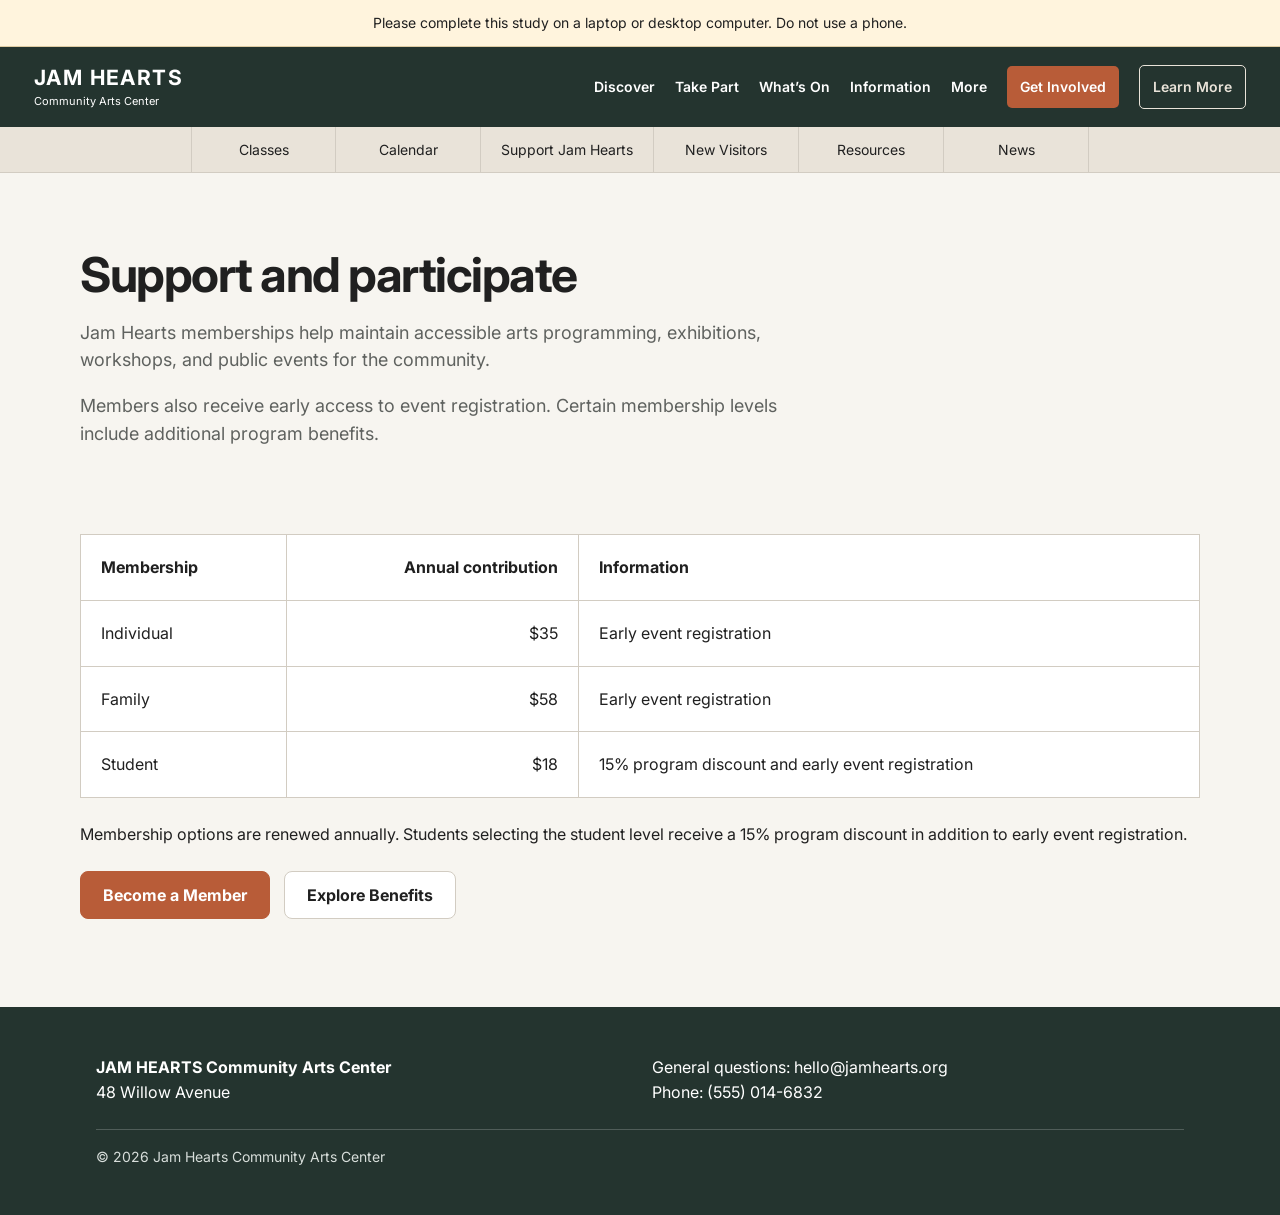
<file: b/membership.html>
<!doctype html><html lang="en"><head><meta charset="utf-8"><meta name="viewport" content="width=device-width,initial-scale=1"><title>Support and Participate — Jam Hearts</title><link rel="stylesheet" href="../shared/reset.css"><link rel="stylesheet" href="../shared/base.css"><link rel="stylesheet" href="style-b.css"></head><body><div id="site-header"></div><main class="site-main"><header class="container page-hero"><h1>Support and participate</h1><div class="membership-copy"><p>Jam Hearts memberships help maintain accessible arts programming, exhibitions, workshops, and public events for the community.</p><p>Members also receive early access to event registration. Certain membership levels include additional program benefits.</p></div></header><section id="membership-options" class="container"><table class="member-table"><tr><th>Membership</th><th>Annual contribution</th><th>Information</th></tr><tr><td>Individual</td><td>$35</td><td>Early event registration</td></tr><tr><td>Family</td><td>$58</td><td>Early event registration</td></tr><tr><td>Student</td><td>$18</td><td>15% program discount and early event registration</td></tr></table><p>Membership options are renewed annually. Students selecting the student level receive a 15% program discount in addition to early event registration.</p><div class="member-actions"><a class="button" href="#membership-options">Become a Member</a><a class="button light" href="#membership-options">Explore Benefits</a></div></section></main><div id="site-footer"></div><script src="script-b.js"></script></body></html>
</file>
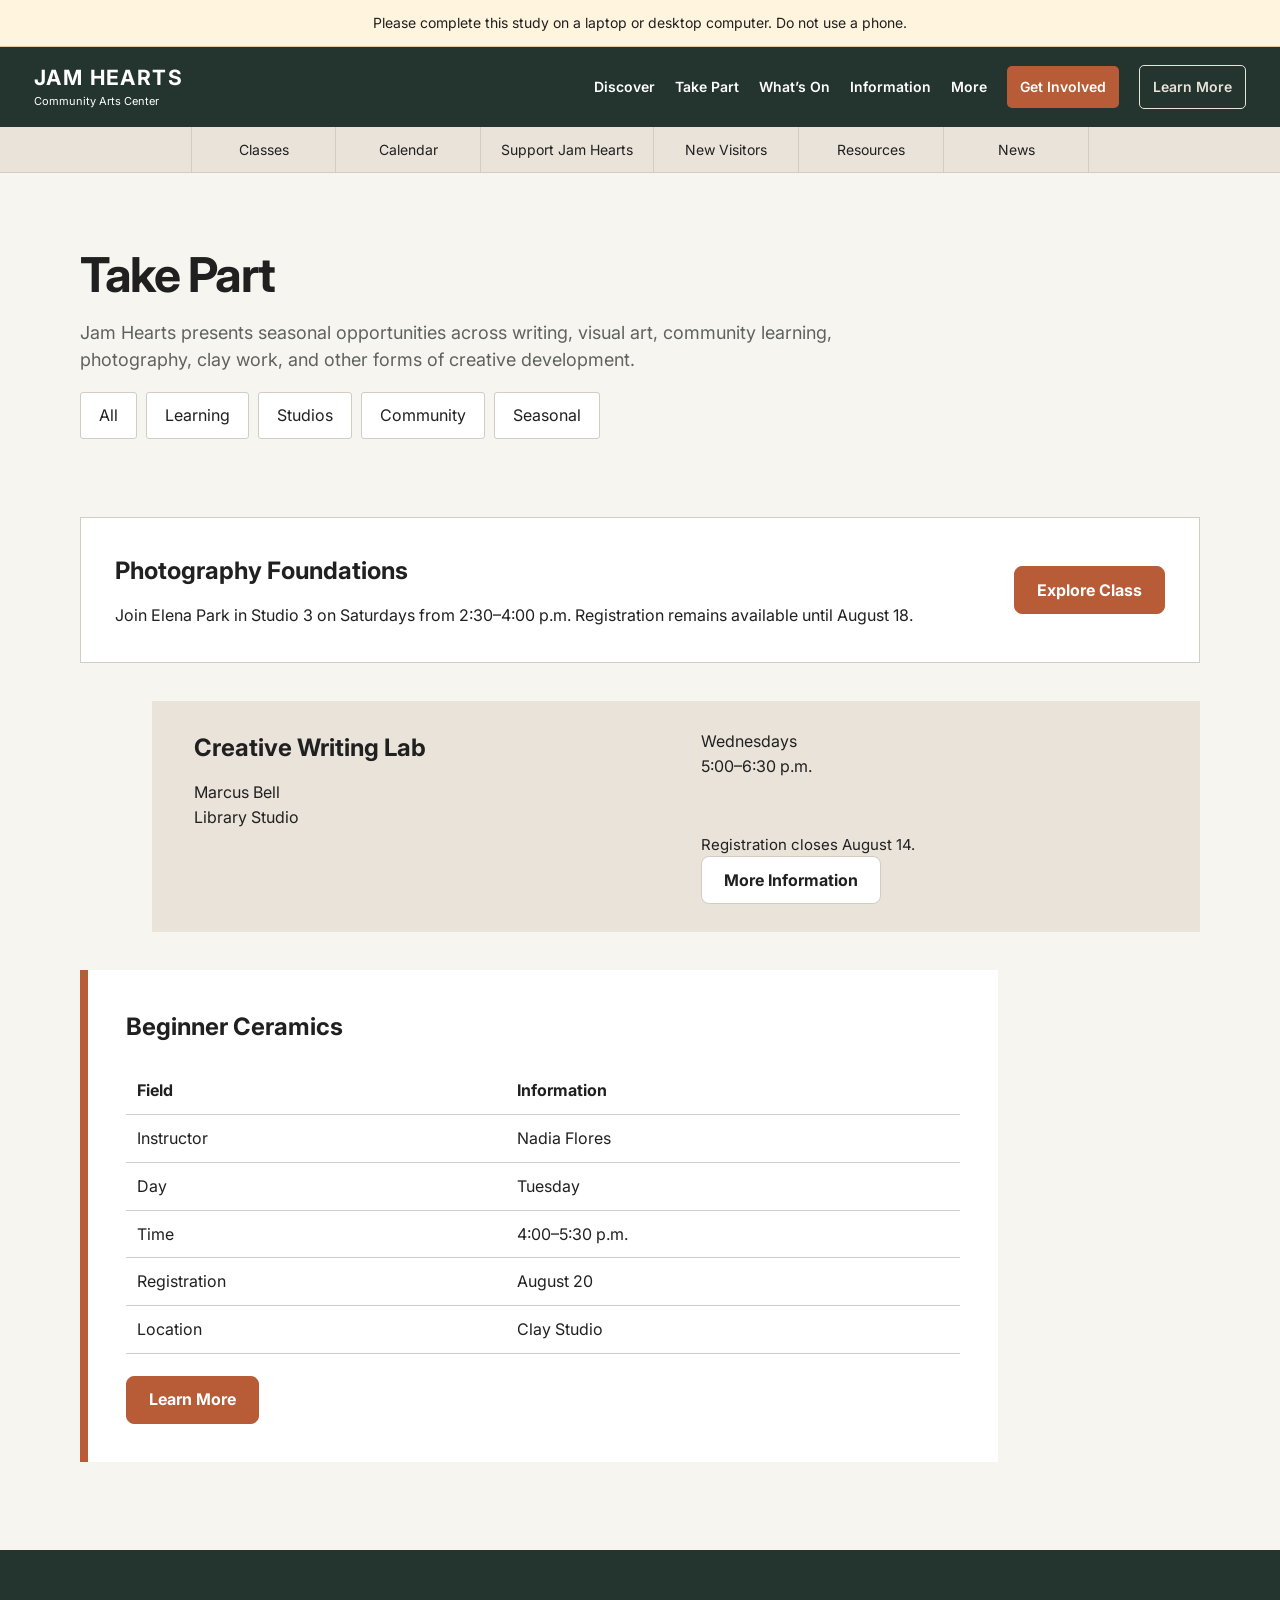
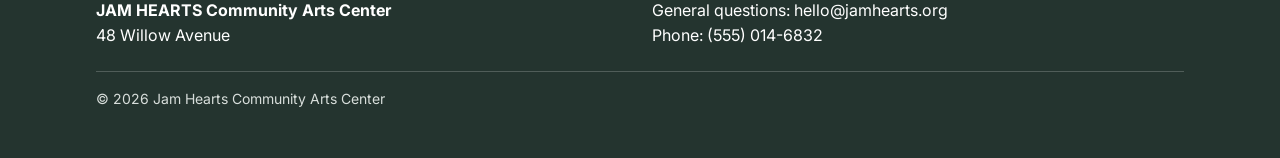
<file: b/programs.html>
<!doctype html><html lang="en"><head><meta charset="utf-8"><meta name="viewport" content="width=device-width,initial-scale=1"><title>Take Part — Jam Hearts</title><link rel="stylesheet" href="../shared/reset.css"><link rel="stylesheet" href="../shared/base.css"><link rel="stylesheet" href="style-b.css"></head><body><div id="site-header"></div><main class="site-main"><header class="container page-hero"><h1>Take Part</h1><p>Jam Hearts presents seasonal opportunities across writing, visual art, community learning, photography, clay work, and other forms of creative development.</p><nav class="category-row"><a href="#programs">All</a><a href="#programs">Learning</a><a href="#programs">Studios</a><a href="#programs">Community</a><a href="#programs">Seasonal</a></nav></header><section id="programs" class="container programs-b"><article class="photo-card"><div><h2>Photography Foundations</h2><p>Join Elena Park in Studio 3 on Saturdays from 2:30–4:00 p.m. Registration remains available until August 18.</p></div><a class="button" href="#programs">Explore Class</a></article><article class="writing-card"><div><h2>Creative Writing Lab</h2><p>Marcus Bell<br>Library Studio</p></div><div><p>Wednesdays<br>5:00–6:30 p.m.</p><p class="deadline">Registration closes August 14.</p><a class="button light" href="#programs">More Information</a></div></article><article class="ceramics-card"><h2>Beginner Ceramics</h2><table><tr><th>Field</th><th>Information</th></tr><tr><td>Instructor</td><td>Nadia Flores</td></tr><tr><td>Day</td><td>Tuesday</td></tr><tr><td>Time</td><td>4:00–5:30 p.m.</td></tr><tr><td>Registration</td><td>August 20</td></tr><tr><td>Location</td><td>Clay Studio</td></tr></table><a class="button" href="#programs">Learn More</a></article></section></main><div id="site-footer"></div><script src="script-b.js"></script></body></html>
</file>
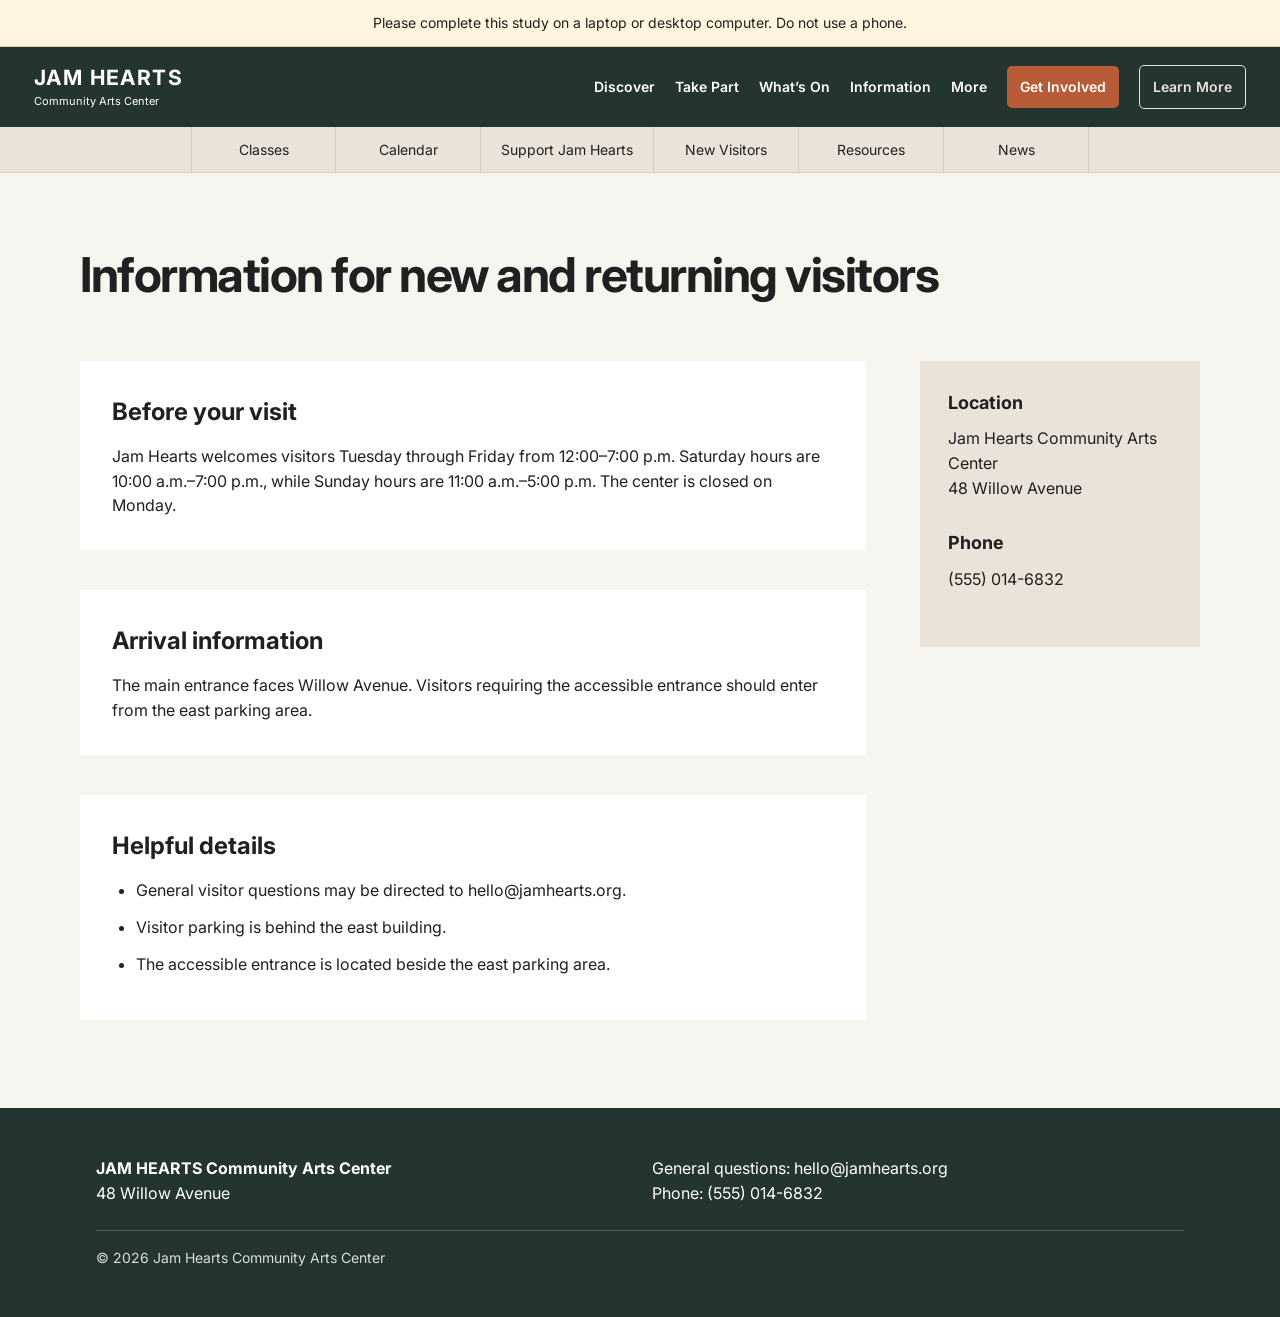
<file: b/visit.html>
<!doctype html><html lang="en"><head><meta charset="utf-8"><meta name="viewport" content="width=device-width,initial-scale=1"><title>Visitor Information — Jam Hearts</title><link rel="stylesheet" href="../shared/reset.css"><link rel="stylesheet" href="../shared/base.css"><link rel="stylesheet" href="style-b.css"></head><body><div id="site-header"></div><main class="site-main"><header class="container page-hero"><h1>Information for new and returning visitors</h1></header><section class="container visit-b"><div class="visit-main"><section><h2>Before your visit</h2><p>Jam Hearts welcomes visitors Tuesday through Friday from 12:00–7:00 p.m. Saturday hours are 10:00 a.m.–7:00 p.m., while Sunday hours are 11:00 a.m.–5:00 p.m. The center is closed on Monday.</p></section><section><h2>Arrival information</h2><p>The main entrance faces Willow Avenue. Visitors requiring the accessible entrance should enter from the east parking area.</p></section><section><h2>Helpful details</h2><ul><li>General visitor questions may be directed to hello@jamhearts.org.</li><li>Visitor parking is behind the east building.</li><li>The accessible entrance is located beside the east parking area.</li></ul></section></div><aside class="visit-sidebar"><h2>Location</h2><p>Jam Hearts Community Arts Center<br>48 Willow Avenue</p><h2>Phone</h2><p>(555) 014-6832</p></aside></section></main><div id="site-footer"></div><script src="script-b.js"></script></body></html>
</file>
<file: study.css>
*{box-sizing:border-box}
body{margin:0;background:#f7f5f0;color:#202020;font-family:Inter,Arial,sans-serif}
.admin-shell{min-height:100vh;padding:72px 24px}
.admin-card{width:min(980px,100%);margin:auto;background:#fff;border:1px solid #d2ccc2;border-radius:20px;padding:48px}
.admin-eyebrow{margin:0 0 12px;color:#b85c38;text-transform:uppercase;letter-spacing:1.5px;font-weight:700;font-size:13px}
h1{margin:0 0 16px;font-size:46px}
p{line-height:1.6;color:#5f625f}
.condition-links{display:grid;grid-template-columns:1fr 1fr;gap:20px;margin:36px 0}
.condition-links a{display:flex;flex-direction:column;gap:7px;padding:26px;border-radius:12px;background:#24342f;color:#fff;text-decoration:none}
.condition-links span{color:#e9e3d9;font-size:13px;text-transform:uppercase;letter-spacing:1px}
.condition-links strong{font-size:21px}
.condition-links small{color:#d2ccc2}
.task-panel{padding:32px;background:#e9e3d9;border-radius:14px}
.task-panel h2{margin-top:0}
.task-panel li{margin:12px 0;line-height:1.5}
@media(max-width:720px){.admin-shell{padding:24px 14px}.admin-card{padding:28px}.condition-links{grid-template-columns:1fr}h1{font-size:36px}}
</file>
<file: shared/base.css>
@import url('https://fonts.googleapis.com/css2?family=Inter:wght@400;500;600;700&display=swap');
:root{--bg:#F7F5F0;--text:#202020;--muted:#5F625F;--green:#24342F;--orange:#B85C38;--beige:#E9E3D9;--white:#FFFFFF;--border:#D2CCC2}
body{min-width:1024px;background:var(--bg);color:var(--text);font-family:Inter,Arial,sans-serif;line-height:1.55}
a{text-decoration:none}
.site-main{min-height:calc(100vh - 300px)}
.container{width:min(1120px,calc(100% - 96px));margin-inline:auto}
.page-hero{padding:76px 0 42px}
.page-hero h1{font-size:48px;line-height:1.08;letter-spacing:-1.5px;margin-bottom:18px}
.page-hero p{font-size:18px;color:var(--muted);max-width:760px}
.eyebrow{font-size:14px;letter-spacing:1.5px;text-transform:uppercase;font-weight:700;color:var(--orange)}
.button{display:inline-flex;align-items:center;justify-content:center;min-height:48px;padding:0 22px;border:1px solid var(--orange);border-radius:8px;background:var(--orange);color:var(--white);font-weight:700}
.button.light{background:var(--white);color:var(--text);border-color:var(--border)}
.site-footer{margin-top:88px;padding:48px;background:var(--green);color:var(--white)}
.footer-inner{display:grid;grid-template-columns:1fr 1fr;gap:24px}
.footer-inner p:last-child{grid-column:1/-1;color:#d8dedb;font-size:14px;padding-top:16px;border-top:1px solid rgba(255,255,255,.2)}
.study-note{padding:12px 24px;text-align:center;background:#fff4dd;border-bottom:1px solid #decba2;font-size:14px}
</file>
<file: a/style-a.css>
.header-a{height:84px;padding:0 48px;background:var(--green);color:var(--white);display:flex;align-items:center;gap:48px}
.logo{width:230px;display:flex;flex-direction:column;line-height:1.15}.logo strong{font-size:22px;letter-spacing:1.5px}.logo span{font-size:12px;margin-top:5px}
.main-nav{margin-left:auto;display:flex;align-items:center;gap:30px;height:100%}.main-nav>a:not(.nav-button){height:100%;display:flex;align-items:center;border-bottom:2px solid transparent;font-size:16px;font-weight:600}.main-nav>a.active{border-color:var(--orange)}
.nav-button{padding:12px 18px;border-radius:7px;background:var(--orange);font-weight:700}
.hero-a{min-height:520px;display:grid;grid-template-columns:55% 45%;gap:64px;align-items:center;padding:54px 0}
.hero-copy h1{font-size:54px;line-height:1.02;letter-spacing:-2px;margin:18px 0 24px}.hero-copy>p:not(.eyebrow){font-size:19px;color:var(--muted);max-width:590px}.hero-actions{display:flex;gap:14px;margin-top:34px}
.hero-image{width:100%;height:390px;object-fit:cover;border-radius:18px}
.section{padding:74px 0}.section-heading{font-size:34px;line-height:1.2;margin-bottom:10px}.section-sub{color:var(--muted);font-size:17px;margin-bottom:32px}
.card-grid{display:grid;grid-template-columns:repeat(3,1fr);gap:24px}.event-card,.price-card{background:var(--white);border:1px solid var(--border);border-radius:16px;padding:28px;display:flex;flex-direction:column;min-height:320px}.event-card h3,.price-card h3{font-size:24px;margin:12px 0}.event-card p{color:var(--muted)}.text-link{margin-top:auto;padding-top:22px;color:var(--orange);font-weight:700}
.quick-strip{background:var(--beige);padding:34px 0}.quick-grid{display:grid;grid-template-columns:repeat(3,1fr)}.quick-grid>div{padding:0 34px;border-right:1px solid var(--border)}.quick-grid>div:last-child{border:0}.quick-grid strong{display:block;margin-top:8px;font-size:20px}
.stack{display:grid;gap:24px}.horizontal-card{background:var(--white);border:1px solid var(--border);border-radius:14px;padding:32px;min-height:210px;display:grid;grid-template-columns:1.2fr 1fr 1fr;gap:32px;align-items:center}.horizontal-card h2{font-size:28px;margin-top:10px}.facts{display:grid;gap:8px}.facts strong{font-weight:700}.category{font-size:13px;letter-spacing:1.3px;color:var(--orange);font-weight:700}
.price-card{min-height:360px}.price{font-size:44px;font-weight:700;color:var(--orange);line-height:1;margin:18px 0 4px}.price-card ul{list-style:none;display:grid;gap:10px;margin:24px 0}.price-card .button{margin-top:auto}
.info-panel{margin-top:34px;padding:28px;background:var(--beige);border-radius:12px}
.visit-grid{display:grid;grid-template-columns:1fr 1fr;gap:48px}.visit-panel{background:var(--white);border:1px solid var(--border);border-radius:14px;padding:36px}.visit-panel h2{margin-bottom:24px}.visit-panel h3{margin-top:28px;margin-bottom:10px}.visit-panel p{margin-bottom:18px}
.contact-list{display:grid;gap:18px}.contact-row{background:var(--white);border:1px solid var(--border);border-radius:12px;padding:26px}.contact-row h2{font-size:20px;margin-bottom:6px}.contact-row a,.contact-row p{font-size:18px;color:var(--orange);font-weight:600}
</file>
<file: b/style-b.css>
.header-b{height:126px}.header-row{height:80px;padding:0 34px;background:var(--green);color:var(--white);display:flex;align-items:center;gap:26px}.logo{width:215px;display:flex;flex-direction:column;line-height:1.12}.logo strong{font-size:21px;letter-spacing:1.4px}.logo span{font-size:11px;margin-top:5px}
.main-nav{margin-left:auto;display:flex;align-items:center;gap:20px;font-size:14px;font-weight:600}.nav-button,.nav-secondary-button{padding:10px 13px;border-radius:5px}.nav-button{background:var(--orange)}.nav-secondary-button{border:1px solid var(--beige);color:var(--beige)}
.secondary-nav{height:46px;background:var(--beige);display:flex;justify-content:center;border-bottom:1px solid var(--border)}.secondary-nav a{min-width:145px;padding:12px 20px;text-align:center;border-right:1px solid var(--border);font-size:14px}.secondary-nav a:first-child{border-left:1px solid var(--border)}
.top-b{display:grid;grid-template-columns:70% 30%;gap:32px;padding:54px 0 28px}.welcome{font-size:16px;color:var(--muted);margin-bottom:20px}.top-copy h1{font-size:43px;line-height:1.12;margin-bottom:18px;letter-spacing:-1px}.top-copy>p{max-width:730px}.button-row{display:grid;grid-template-columns:repeat(4,1fr);gap:12px;margin:28px 0}.button-row .button{font-size:14px;padding:0 10px}.hero-wide{height:280px;width:780px;object-fit:cover;border-radius:8px}
.updates{background:var(--beige);border:1px solid var(--border);padding:26px 24px}.updates h2{font-size:22px;margin-bottom:18px}.updates p{margin-bottom:20px;color:var(--muted)}
.section-b{padding:54px 0}.section-b h2{font-size:29px;margin-bottom:24px}.event-mosaic{display:grid;grid-template-columns:1.35fr 1fr;gap:22px}.large-card,.small-card,.odd-card,.side-card{background:var(--white);border:1px solid var(--border);padding:28px}.large-card{grid-row:span 2;min-height:360px}.large-card p{font-size:18px;max-width:520px}.large-card .button,.small-card .button{margin-top:28px}.small-card h3{margin-bottom:12px;font-size:21px}.things{margin-top:42px;background:var(--beige);padding:32px 38px;max-width:960px}.things h2{margin-bottom:12px}
.category-row{display:flex;gap:9px;margin:18px 0 36px}.category-row a{padding:10px 18px;border:1px solid var(--border);background:var(--white);border-radius:3px}
.programs-b{display:grid;gap:38px}.photo-card{display:grid;grid-template-columns:1fr auto;gap:24px;align-items:center;background:var(--white);padding:34px;border:1px solid var(--border)}.photo-card h2,.writing-card h2,.ceramics-card h2{margin-bottom:14px}.writing-card{display:grid;grid-template-columns:1fr 1fr;gap:50px;background:var(--beige);padding:28px 42px;margin-left:72px}.writing-card .deadline{font-size:15px;margin-top:54px}.ceramics-card{width:82%;background:var(--white);padding:38px;border-left:8px solid var(--orange)}.ceramics-card table{width:100%;border-collapse:collapse;margin:22px 0}.ceramics-card th,.ceramics-card td{padding:11px;text-align:left;border-bottom:1px solid var(--border)}
.events-layout{display:grid;grid-template-columns:1.6fr .75fr;gap:40px}.featured{background:var(--white);padding:42px;border:1px solid var(--border);min-height:390px}.featured h2{font-size:35px;margin:16px 0}.featured p{font-size:18px;line-height:1.75}.dates{background:var(--beige);padding:28px}.dates h2{margin-bottom:22px}.date-item{padding:16px 0;border-bottom:1px solid var(--border)}.lower-tiles{display:grid;grid-template-columns:1fr 1fr;gap:29px;margin-top:36px}.tile{background:var(--white);border:1px solid var(--border);padding:28px}.tile:nth-child(2){margin-top:36px}
.membership-copy{max-width:900px;display:grid;gap:18px}.member-table{width:100%;border-collapse:collapse;margin:44px 0 24px;background:var(--white)}.member-table th,.member-table td{padding:20px;border:1px solid var(--border);text-align:left}.member-table th:nth-child(2),.member-table td:nth-child(2){text-align:right}.member-actions{display:flex;gap:14px;margin-top:24px}
.visit-b{display:grid;grid-template-columns:1fr 280px;gap:54px}.visit-main{display:grid;gap:40px}.visit-main section{background:var(--white);padding:32px}.visit-main h2{margin-bottom:14px}.visit-main ul{padding-left:24px}.visit-main li{margin:12px 0}.visit-sidebar{background:var(--beige);padding:28px;height:max-content}.visit-sidebar h2{font-size:18px;margin-bottom:10px}.visit-sidebar p{margin-bottom:28px}
.contact-b{position:relative;min-height:900px}.contact-intro{max-width:760px;font-size:18px}.callout{position:absolute;right:0;top:0;width:260px;background:var(--beige);padding:26px}.access-block{margin-top:330px;background:var(--white);padding:34px;width:78%;border-left:7px solid var(--orange)}.program-block{margin:90px 0 0 190px;background:var(--beige);padding:34px;width:72%}.access-block h2,.program-block h2{margin-bottom:13px}
</file>
<file: experiment.css>
:root{--ink:#202020;--muted:#5f625f;--green:#24342f;--orange:#b85c38;--cream:#f7f5f0;--sand:#e9e3d9;--white:#fff;--line:#d2ccc2}
*{box-sizing:border-box}
body{margin:0;background:var(--cream);color:var(--ink);font-family:Inter,Arial,sans-serif}
button,input{font:inherit}
.center-shell{min-height:100vh;display:grid;place-items:center;padding:40px 20px}
.study-card{width:min(760px,100%);background:var(--white);border:1px solid var(--line);border-radius:20px;padding:44px;box-shadow:0 18px 50px rgba(36,52,47,.08)}
.eyebrow{margin:0 0 10px;color:var(--orange);font-size:13px;font-weight:700;letter-spacing:1.4px;text-transform:uppercase}
h1,h2{margin:0 0 16px;line-height:1.15}
h1{font-size:42px}
h2{font-size:28px}
p{color:var(--muted);line-height:1.65}
.consent-box{display:flex;gap:12px;align-items:flex-start;margin:26px 0;padding:18px;background:var(--sand);border-radius:12px;line-height:1.5}
.consent-box input{margin-top:4px;width:18px;height:18px}
.study-instructions{margin:-10px 0 24px;padding:16px 18px;border-left:4px solid var(--orange);background:#fff8f1;border-radius:0 10px 10px 0;line-height:1.5}
.study-instructions p{margin:5px 0 0}
.primary{border:0;border-radius:9px;background:var(--orange);color:#fff;font-weight:700;padding:14px 22px;cursor:pointer}
.primary:disabled{opacity:.45;cursor:not-allowed}
.progress{display:flex;gap:8px;margin-bottom:18px}
.progress span{height:7px;flex:1;background:#dedbd5;border-radius:999px}
.progress span.on{background:var(--orange)}
.task-shell{min-height:100vh;display:grid;grid-template-rows:auto 1fr;background:#e3e0da}
.task-bar{background:#fff;border-bottom:1px solid var(--line);padding:18px 24px;display:grid;grid-template-columns:minmax(240px,1fr) minmax(460px,1.5fr);gap:26px;align-items:center}
.task-copy .eyebrow{margin-bottom:5px}
.task-copy h1{font-size:22px;margin:0}
.choices{display:grid;grid-template-columns:repeat(2,minmax(0,1fr));gap:9px}
.choice{display:flex;align-items:center;gap:9px;border:1px solid var(--line);border-radius:9px;padding:10px 12px;background:#fff;cursor:pointer}
.choice:has(input:checked){border-color:var(--orange);background:#fff7f2}
.choice input,.scale input{accent-color:var(--orange)}
.task-actions{display:flex;justify-content:flex-end;margin-top:10px}
.site-frame{width:100%;height:calc(100vh - 216px);min-height:610px;border:0;background:#fff}
.form-grid{display:grid;gap:22px;margin:28px 0}
.question{border:0;padding:0;margin:0}
.question legend{font-weight:700;margin-bottom:12px;line-height:1.4}
.question .choices{grid-template-columns:1fr 1fr}
.scale{display:grid;grid-template-columns:repeat(7,1fr);gap:8px}
.scale label{display:grid;place-items:center;gap:5px;padding:11px 5px;border:1px solid var(--line);border-radius:9px;cursor:pointer}
.scale label:has(input:checked){border-color:var(--orange);background:#fff7f2}
.scale-notes{display:flex;justify-content:space-between;color:var(--muted);font-size:12px;margin-top:6px}
.error{color:#9d3022;font-weight:600;min-height:24px}
.thank-mark{width:58px;height:58px;border-radius:50%;display:grid;place-items:center;background:var(--green);color:#fff;font-size:30px;margin-bottom:22px}
.meta{display:flex;gap:20px;flex-wrap:wrap;margin-top:28px;padding-top:20px;border-top:1px solid var(--line);color:var(--muted);font-size:14px}
@media(max-width:850px){.task-bar{grid-template-columns:1fr}.site-frame{height:70vh}.choices{grid-template-columns:1fr}.study-card{padding:30px}.question .choices{grid-template-columns:1fr}}
</file>
